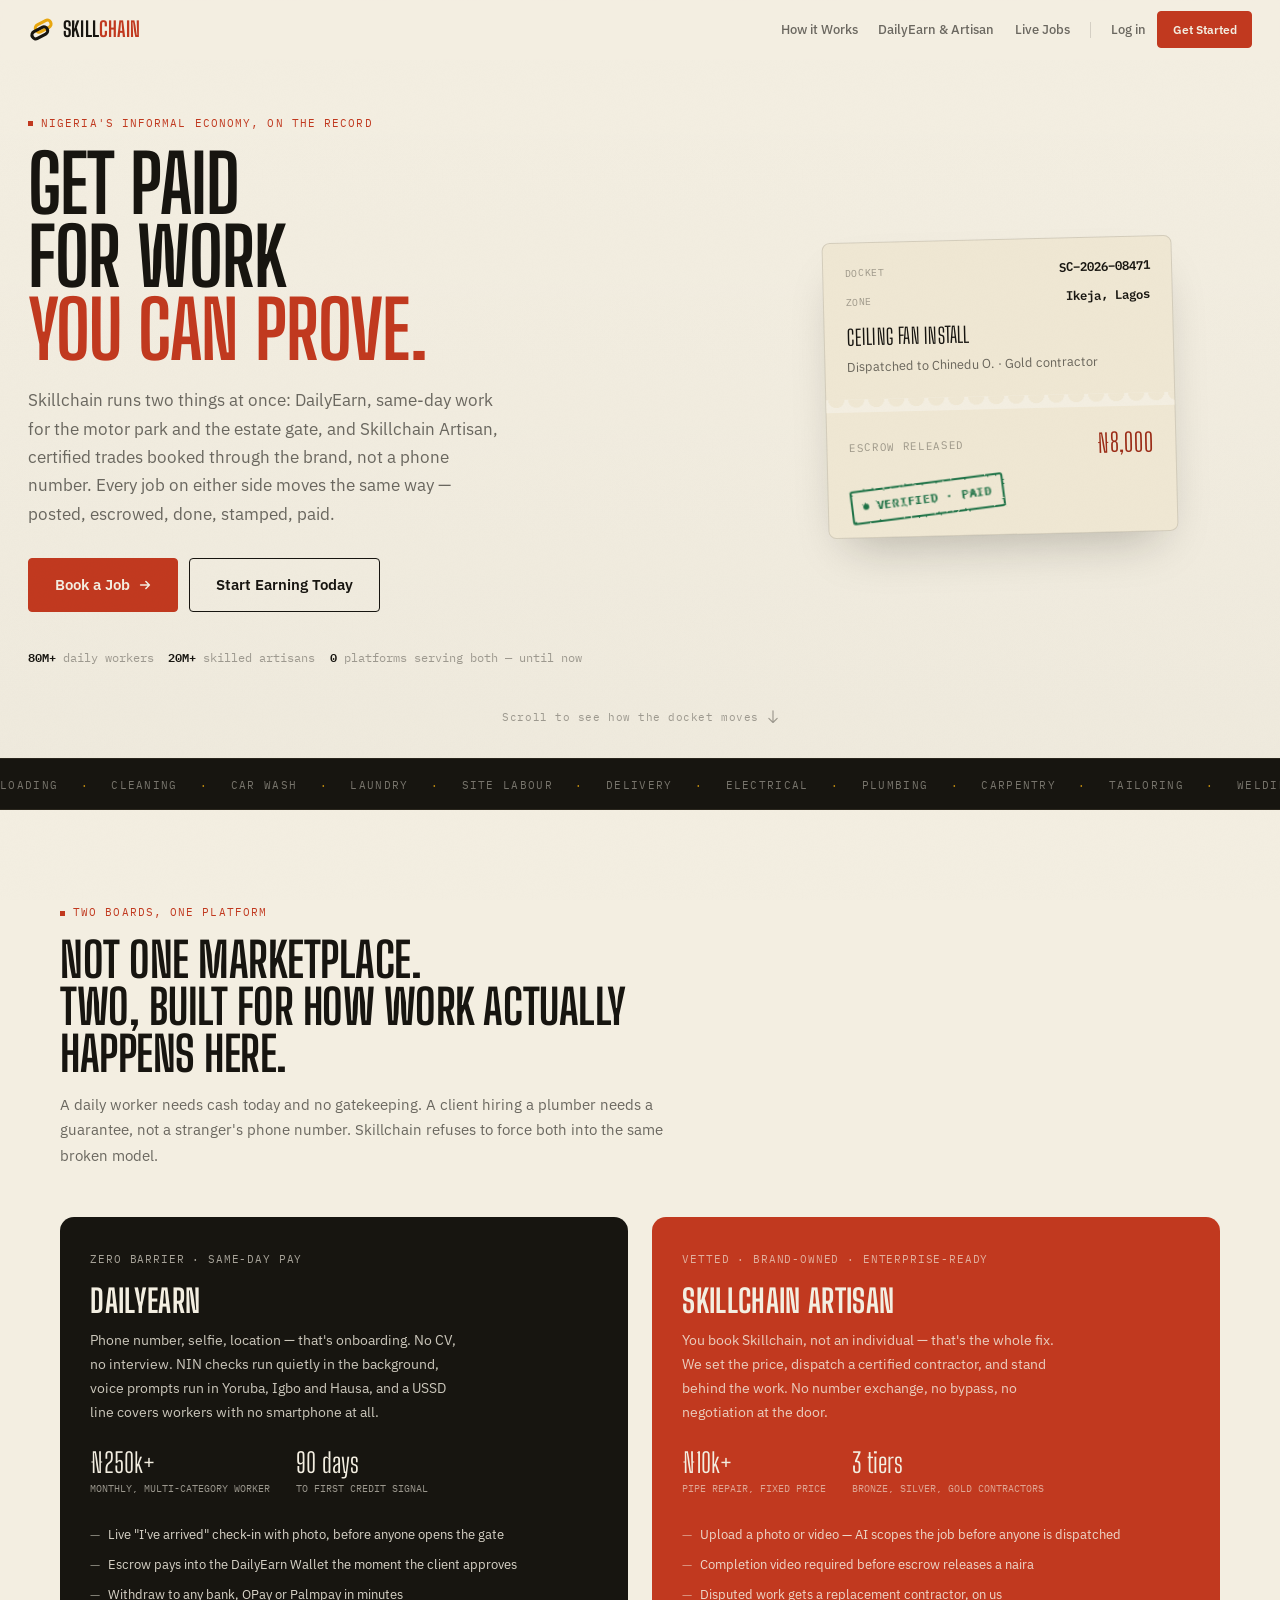
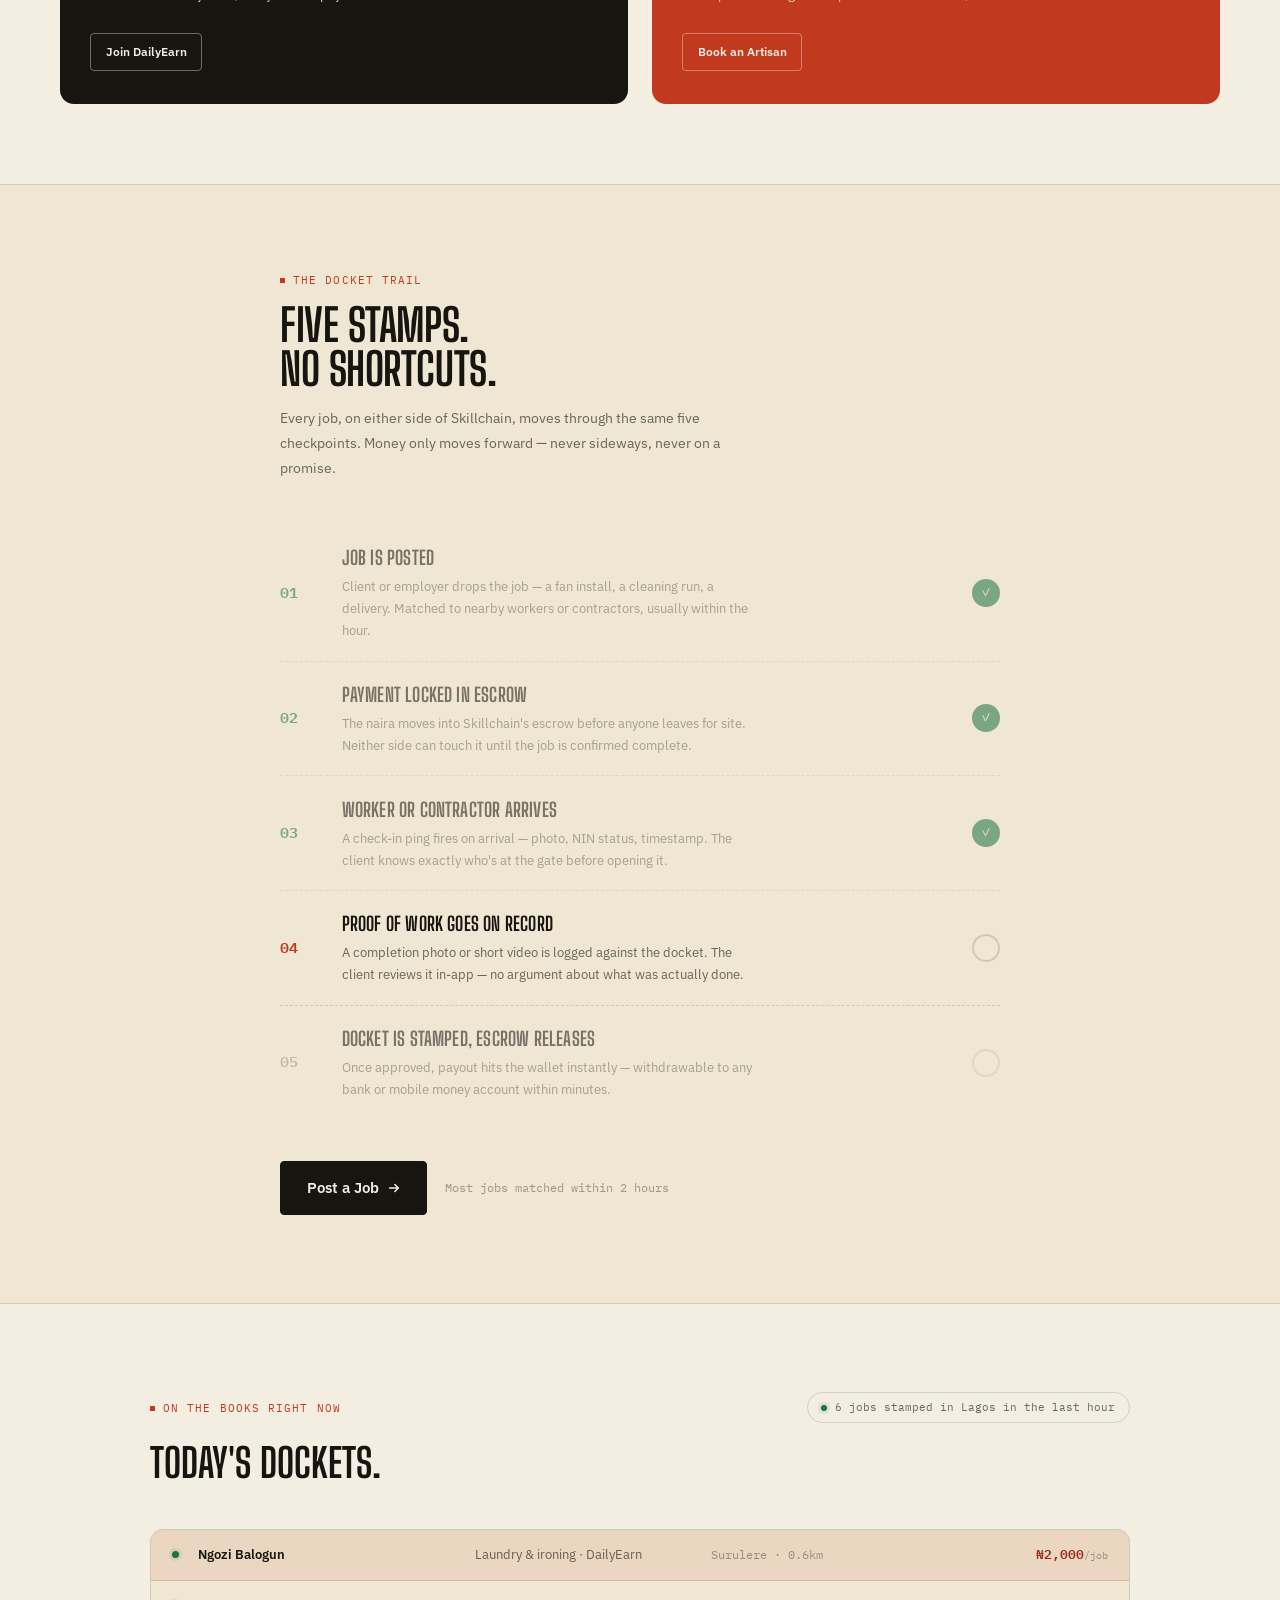
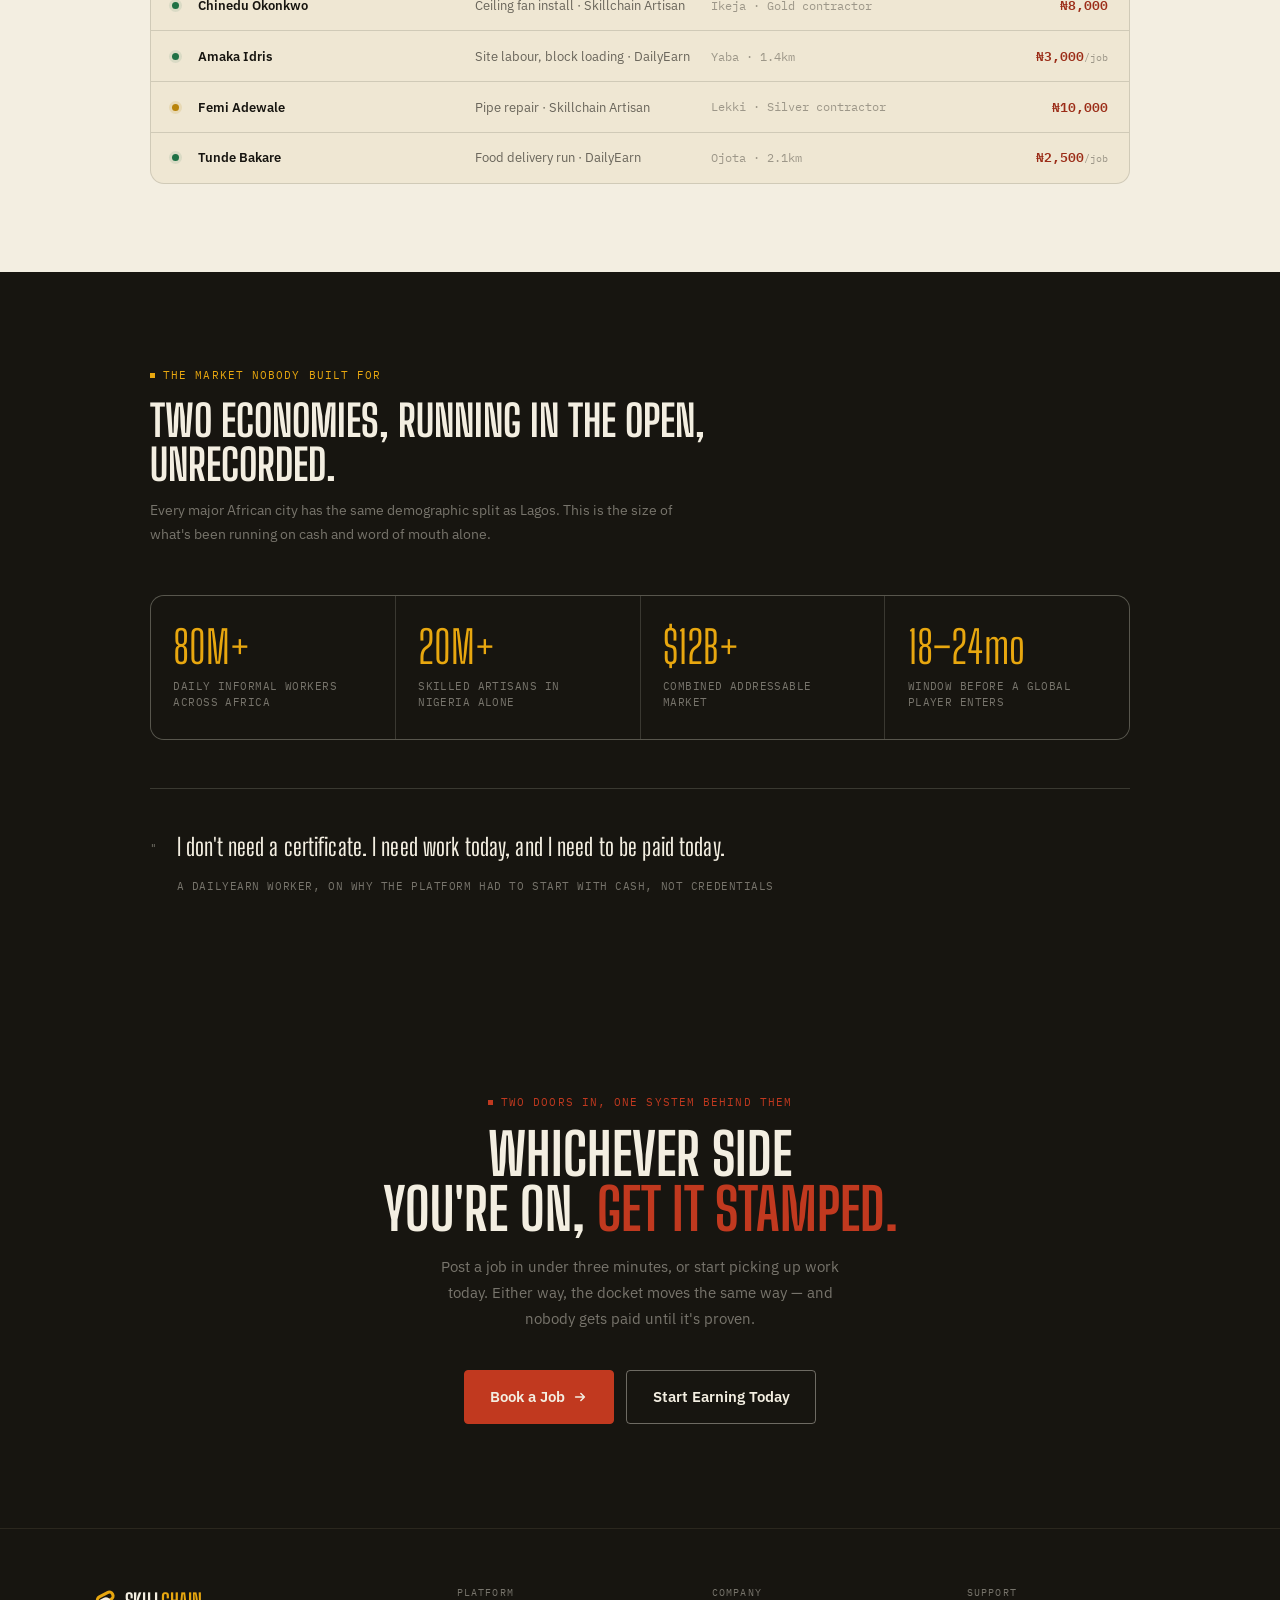
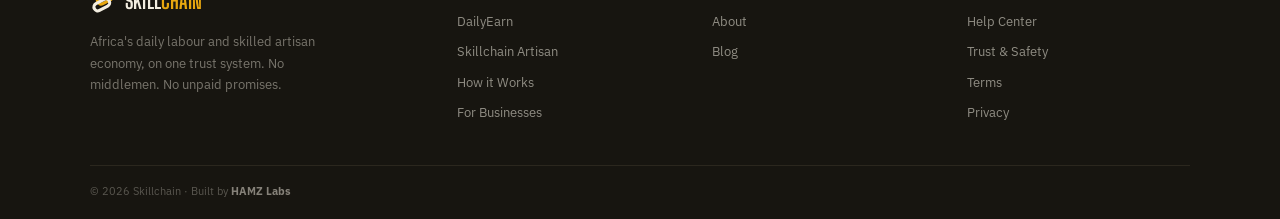
<file: index.html>
<!DOCTYPE html>
<html lang="en">
<head>
<meta charset="UTF-8">
<meta name="viewport" content="width=device-width, initial-scale=1.0">
<title>Skillchain — Book the Work. See It Stamped.</title>
<meta name="description" content="Skillchain runs Nigeria's daily labour and skilled artisan economy on one trust system: escrow-backed pay, released only when the job is proven done.">
<link rel="preconnect" href="https://fonts.googleapis.com">
<link rel="preconnect" href="https://fonts.gstatic.com" crossorigin>
<link href="https://fonts.googleapis.com/css2?family=Big+Shoulders+Display:wght@500;600;700;800&family=IBM+Plex+Sans:wght@400;500;600;700&family=IBM+Plex+Mono:wght@400;500;600;700&display=swap" rel="stylesheet">
<link rel="stylesheet" href="style.css">
<link rel="icon" type="image/svg+xml" href="/favicon.svg">
</head>
<body>

<div class="grain" aria-hidden="true"></div>

<!-- shared SVG defs: the ink-texture filter used by the stamp, and the
     Skillchain mark itself — two interlocking chain-link rings. Defined
     once, reused via <use> in the nav and footer so the logo never
     drifts out of sync. -->
<svg width="0" height="0" style="position:absolute" aria-hidden="true">
  <defs>
    <filter id="inkTexture">
      <feTurbulence type="fractalNoise" baseFrequency="0.9" numOctaves="2" result="noise" seed="7"/>
      <feDisplacementMap in="SourceGraphic" in2="noise" scale="2.2"/>
    </filter>
    <symbol id="sc-mark" viewBox="0 0 32 32">
      <rect x="8" y="7.5" width="20" height="9" rx="4.5" transform="rotate(-28 18 12)" fill="none" stroke="var(--ochre)" stroke-width="3.6"/>
      <rect x="4" y="15.5" width="20" height="9" rx="4.5" transform="rotate(-28 14 20)" fill="none" stroke="currentColor" stroke-width="3.6"/>
    </symbol>
  </defs>
</svg>

<!-- NAV -->
<nav class="nav" id="sc-nav">
  <a href="/" class="nav-logo">
    <svg class="nav-logo__mark" width="27" height="27" viewBox="0 0 32 32" aria-hidden="true"><use href="#sc-mark"/></svg>
    <span class="nav-logo__text">Skill<i>chain</i></span>
  </a>
  <div class="nav-links" id="sc-nav-links">
    <a href="#flow" class="nav-link">How it Works</a>
    <a href="#engines" class="nav-link">DailyEarn &amp; Artisan</a>
    <a href="#wall" class="nav-link">Live Jobs</a>
    <div class="nav-sep"></div>
    <a href="/login" class="nav-link">Log in</a>
    <a href="/register" class="btn btn--red btn--sm">Get Started</a>
  </div>
  <button class="nav-hamburger" id="sc-hamburger" aria-label="Open menu" aria-expanded="false" aria-controls="sc-nav-links">
    <span></span><span></span><span></span>
  </button>
</nav>

<!-- HERO -->
<section class="hero">
  <div class="hero__inner">
    <div class="hero__col">
      <span class="eyebrow">Nigeria's informal economy, on the record</span>

      <h1 class="hero__title">
        Get paid<br>
        for work<br>
        <em>you can prove.</em>
      </h1>

      <p class="hero__sub">
        Skillchain runs two things at once: DailyEarn, same-day work for the motor park and the estate gate, and Skillchain Artisan, certified trades booked through the brand, not a phone number. Every job on either side moves the same way — posted, escrowed, done, stamped, paid.
      </p>

      <div class="hero__actions">
        <a href="/register?role=client" class="btn btn--red btn--lg">
          Book a Job
          <svg class="btn__arrow" viewBox="0 0 16 16" fill="none" width="14" height="14"><path d="M3 8h10M9 4l4 4-4 4" stroke="currentColor" stroke-width="1.8" stroke-linecap="round" stroke-linejoin="round"/></svg>
        </a>
        <a href="/register?role=worker" class="btn btn--outline btn--lg">Start Earning Today</a>
      </div>

      <div class="hero__proof">
        <span class="hero__proof-line"><strong>80M+</strong> daily workers</span>
        <span class="hero__proof-line"><strong>20M+</strong> skilled artisans</span>
        <span class="hero__proof-line"><strong>0</strong> platforms serving both — until now</span>
      </div>
    </div>

    <div class="hero__col hero__col--ticket">
      <div class="docket">
        <div class="docket__top">
          <div class="docket__row">
            <span class="docket__label">Docket</span>
            <span class="docket__val">SC–2026–08471</span>
          </div>
          <div class="docket__row">
            <span class="docket__label">Zone</span>
            <span class="docket__val">Ikeja, Lagos</span>
          </div>
          <div class="docket__job">Ceiling fan install</div>
          <div class="docket__who">Dispatched to Chinedu O. · Gold contractor</div>
        </div>
        <div class="docket__perf"></div>
        <div class="docket__bottom">
          <div class="docket__amount">
            <span class="docket__amount-lbl">Escrow released</span>
            <span class="docket__amount-val">₦8,000</span>
          </div>
          <span class="stamp"><span class="stamp__dot"></span>VERIFIED · PAID</span>
        </div>
      </div>
    </div>
  </div>

  <div class="scroll-cue" aria-hidden="true">
    <span>Scroll to see how the docket moves</span>
    <svg viewBox="0 0 12 18" width="10" height="15"><path d="M6 1v14M1 10l5 5 5-5" stroke="currentColor" stroke-width="1.4" fill="none" stroke-linecap="round" stroke-linejoin="round"/></svg>
  </div>
</section>

<!-- TRADES MARQUEE -->
<div class="marquee-wrap" aria-label="Categories covered">
  <div class="marquee-track" aria-hidden="true">
    <span>LOADING</span><i>·</i><span>CLEANING</span><i>·</i><span>CAR WASH</span><i>·</i><span>LAUNDRY</span><i>·</i><span>SITE LABOUR</span><i>·</i><span>DELIVERY</span><i>·</i><span>ELECTRICAL</span><i>·</i><span>PLUMBING</span><i>·</i><span>CARPENTRY</span><i>·</i><span>TAILORING</span><i>·</i><span>WELDING</span><i>·</i>
    <span>LOADING</span><i>·</i><span>CLEANING</span><i>·</i><span>CAR WASH</span><i>·</i><span>LAUNDRY</span><i>·</i><span>SITE LABOUR</span><i>·</i><span>DELIVERY</span><i>·</i><span>ELECTRICAL</span><i>·</i><span>PLUMBING</span><i>·</i><span>CARPENTRY</span><i>·</i><span>TAILORING</span><i>·</i><span>WELDING</span><i>·</i>
  </div>
</div>

<!-- TWO ENGINES -->
<section class="engines" id="engines">
  <div class="engines__inner">
    <div class="engines__head">
      <span class="eyebrow">Two boards, one platform</span>
      <h2 class="engines__title">Not one marketplace.<br>Two, built for how work actually happens here.</h2>
      <p class="engines__sub">A daily worker needs cash today and no gatekeeping. A client hiring a plumber needs a guarantee, not a stranger's phone number. Skillchain refuses to force both into the same broken model.</p>
    </div>

    <div class="engines__grid">
      <div class="engine-board engine-board--chalk js-engine">
        <span class="engine-board__tag">Zero barrier · same-day pay</span>
        <h3 class="engine-board__title">DailyEarn</h3>
        <p class="engine-board__desc">Phone number, selfie, location — that's onboarding. No CV, no interview. NIN checks run quietly in the background, voice prompts run in Yoruba, Igbo and Hausa, and a USSD line covers workers with no smartphone at all.</p>
        <div class="engine-board__stats">
          <div><div class="engine-board__stat-val">₦250k+</div><div class="engine-board__stat-lbl">Monthly, multi-category worker</div></div>
          <div><div class="engine-board__stat-val">90 days</div><div class="engine-board__stat-lbl">To first credit signal</div></div>
        </div>
        <ul class="engine-board__list">
          <li>Live "I've arrived" check-in with photo, before anyone opens the gate</li>
          <li>Escrow pays into the DailyEarn Wallet the moment the client approves</li>
          <li>Withdraw to any bank, OPay or Palmpay in minutes</li>
        </ul>
        <a href="/register?role=worker" class="btn btn--outline-inv btn--sm">Join DailyEarn</a>
      </div>

      <div class="engine-board engine-board--sign js-engine">
        <span class="engine-board__tag">Vetted · brand-owned · enterprise-ready</span>
        <h3 class="engine-board__title">Skillchain Artisan</h3>
        <p class="engine-board__desc">You book Skillchain, not an individual — that's the whole fix. We set the price, dispatch a certified contractor, and stand behind the work. No number exchange, no bypass, no negotiation at the door.</p>
        <div class="engine-board__stats">
          <div><div class="engine-board__stat-val">₦10k+</div><div class="engine-board__stat-lbl">Pipe repair, fixed price</div></div>
          <div><div class="engine-board__stat-val">3 tiers</div><div class="engine-board__stat-lbl">Bronze, Silver, Gold contractors</div></div>
        </div>
        <ul class="engine-board__list">
          <li>Upload a photo or video — AI scopes the job before anyone is dispatched</li>
          <li>Completion video required before escrow releases a naira</li>
          <li>Disputed work gets a replacement contractor, on us</li>
        </ul>
        <a href="/register?role=client" class="btn btn--outline-inv btn--sm">Book an Artisan</a>
      </div>
    </div>
  </div>
</section>

<!-- HOW IT MOVES -->
<section class="flow" id="flow">
  <div class="flow__inner">
    <div class="flow__head">
      <span class="eyebrow">The docket trail</span>
      <h2 class="flow__title">Five stamps.<br>No shortcuts.</h2>
      <p class="flow__sub">Every job, on either side of Skillchain, moves through the same five checkpoints. Money only moves forward — never sideways, never on a promise.</p>
    </div>

    <div class="stepper">
      <div class="step js-step">
        <span class="step__num">01</span>
        <div class="step__body">
          <strong>Job is posted</strong>
          <p>Client or employer drops the job — a fan install, a cleaning run, a delivery. Matched to nearby workers or contractors, usually within the hour.</p>
        </div>
        <span class="step__mark">✓</span>
      </div>
      <div class="step js-step">
        <span class="step__num">02</span>
        <div class="step__body">
          <strong>Payment locked in escrow</strong>
          <p>The naira moves into Skillchain's escrow before anyone leaves for site. Neither side can touch it until the job is confirmed complete.</p>
        </div>
        <span class="step__mark">✓</span>
      </div>
      <div class="step js-step">
        <span class="step__num">03</span>
        <div class="step__body">
          <strong>Worker or contractor arrives</strong>
          <p>A check-in ping fires on arrival — photo, NIN status, timestamp. The client knows exactly who's at the gate before opening it.</p>
        </div>
        <span class="step__mark">✓</span>
      </div>
      <div class="step js-step">
        <span class="step__num">04</span>
        <div class="step__body">
          <strong>Proof of work goes on record</strong>
          <p>A completion photo or short video is logged against the docket. The client reviews it in-app — no argument about what was actually done.</p>
        </div>
        <span class="step__mark">✓</span>
      </div>
      <div class="step js-step">
        <span class="step__num">05</span>
        <div class="step__body">
          <strong>Docket is stamped, escrow releases</strong>
          <p>Once approved, payout hits the wallet instantly — withdrawable to any bank or mobile money account within minutes.</p>
        </div>
        <span class="step__mark">✓</span>
      </div>
    </div>

    <div class="flow__cta">
      <a href="/register" class="btn btn--ink btn--lg">
        Post a Job
        <svg class="btn__arrow" viewBox="0 0 16 16" fill="none" width="14" height="14"><path d="M3 8h10M9 4l4 4-4 4" stroke="currentColor" stroke-width="1.8" stroke-linecap="round" stroke-linejoin="round"/></svg>
      </a>
      <span class="flow__cta-note">Most jobs matched within 2 hours</span>
    </div>
  </div>
</section>

<!-- LIVE RECEIPTS WALL -->
<section class="wall" id="wall">
  <div class="wall__inner">
    <div class="wall__head">
      <div>
        <span class="eyebrow">On the books right now</span>
        <h2 class="wall__title">Today's dockets.</h2>
      </div>
      <span class="wall__ticker">
        <span class="wall__ticker-dot"></span>
        6 jobs stamped in Lagos in the last hour
      </span>
    </div>

    <div class="receipt-list">
      <div class="receipt-row js-receipt">
        <span class="receipt-row__dot receipt-row__dot--live"></span>
        <span class="receipt-row__name">Ngozi Balogun</span>
        <span class="receipt-row__what">Laundry &amp; ironing · DailyEarn</span>
        <span class="receipt-row__meta">Surulere · 0.6km</span>
        <span class="receipt-row__amt">₦2,000<em>/job</em></span>
      </div>
      <div class="receipt-row js-receipt">
        <span class="receipt-row__dot receipt-row__dot--live"></span>
        <span class="receipt-row__name">Chinedu Okonkwo</span>
        <span class="receipt-row__what">Ceiling fan install · Skillchain Artisan</span>
        <span class="receipt-row__meta">Ikeja · Gold contractor</span>
        <span class="receipt-row__amt">₦8,000</span>
      </div>
      <div class="receipt-row js-receipt">
        <span class="receipt-row__dot receipt-row__dot--live"></span>
        <span class="receipt-row__name">Amaka Idris</span>
        <span class="receipt-row__what">Site labour, block loading · DailyEarn</span>
        <span class="receipt-row__meta">Yaba · 1.4km</span>
        <span class="receipt-row__amt">₦3,000<em>/job</em></span>
      </div>
      <div class="receipt-row js-receipt">
        <span class="receipt-row__dot receipt-row__dot--away"></span>
        <span class="receipt-row__name">Femi Adewale</span>
        <span class="receipt-row__what">Pipe repair · Skillchain Artisan</span>
        <span class="receipt-row__meta">Lekki · Silver contractor</span>
        <span class="receipt-row__amt">₦10,000</span>
      </div>
      <div class="receipt-row js-receipt">
        <span class="receipt-row__dot receipt-row__dot--live"></span>
        <span class="receipt-row__name">Tunde Bakare</span>
        <span class="receipt-row__what">Food delivery run · DailyEarn</span>
        <span class="receipt-row__meta">Ojota · 2.1km</span>
        <span class="receipt-row__amt">₦2,500<em>/job</em></span>
      </div>
    </div>
  </div>
</section>

<!-- CHALKBOARD STATS -->
<section class="chalk">
  <div class="chalk__inner">
    <div class="chalk__head">
      <span class="eyebrow eyebrow--inv">The market nobody built for</span>
      <h2 class="chalk__title">Two economies, running in the open, unrecorded.</h2>
      <p class="chalk__sub">Every major African city has the same demographic split as Lagos. This is the size of what's been running on cash and word of mouth alone.</p>
    </div>

    <div class="chalk__grid">
      <div class="chalk__cell">
        <div class="chalk__val">80M+</div>
        <div class="chalk__lbl">Daily informal workers across Africa</div>
      </div>
      <div class="chalk__cell">
        <div class="chalk__val">20M+</div>
        <div class="chalk__lbl">Skilled artisans in Nigeria alone</div>
      </div>
      <div class="chalk__cell">
        <div class="chalk__val">$12B+</div>
        <div class="chalk__lbl">Combined addressable market</div>
      </div>
      <div class="chalk__cell">
        <div class="chalk__val">18–24mo</div>
        <div class="chalk__lbl">Window before a global player enters</div>
      </div>
    </div>

    <div class="chalk__quote">
      <span class="chalk__quote-mark">"</span>
      <div>
        <p>I don't need a certificate. I need work today, and I need to be paid today.</p>
        <span>A DailyEarn worker, on why the platform had to start with cash, not credentials</span>
      </div>
    </div>
  </div>
</section>

<!-- DARK CTA -->
<section class="cta">
  <div class="cta__inner">
    <span class="eyebrow">Two doors in, one system behind them</span>
    <h2 class="cta__title">Whichever side<br>you're on, <em>get it stamped.</em></h2>
    <p class="cta__sub">Post a job in under three minutes, or start picking up work today. Either way, the docket moves the same way — and nobody gets paid until it's proven.</p>
    <div class="cta__actions">
      <a href="/register?role=client" class="btn btn--red btn--lg">
        Book a Job
        <svg class="btn__arrow" viewBox="0 0 16 16" fill="none" width="14" height="14"><path d="M3 8h10M9 4l4 4-4 4" stroke="currentColor" stroke-width="1.8" stroke-linecap="round" stroke-linejoin="round"/></svg>
      </a>
      <a href="/register?role=worker" class="btn btn--outline-inv btn--lg">Start Earning Today</a>
    </div>
  </div>
</section>

<!-- FOOTER -->
<footer class="footer">
  <div class="footer__inner">
    <div class="footer__brand">
      <a href="/" class="nav-logo">
        <svg class="nav-logo__mark" width="27" height="27" viewBox="0 0 32 32" aria-hidden="true"><use href="#sc-mark"/></svg>
        <span class="nav-logo__text footer-logo-text">Skill<i>chain</i></span>
      </a>
      <p class="footer__tagline">Africa's daily labour and skilled artisan economy, on one trust system. No middlemen. No unpaid promises.</p>
    </div>
    <div class="footer__cols">
      <div class="footer__col">
        <span class="footer__col-label">Platform</span>
        <a href="/register?role=worker">DailyEarn</a>
        <a href="/register?role=client">Skillchain Artisan</a>
        <a href="#flow">How it Works</a>
        <a href="/register">For Businesses</a>
      </div>
      <div class="footer__col">
        <span class="footer__col-label">Company</span>
        <a href="https://hamzlabs.com">About</a>
        <a href="https://hamzlabs.com">Blog</a>
      </div>
      <div class="footer__col">
        <span class="footer__col-label">Support</span>
        <a href="#" id="footer-contact">Help Center</a>
        <a href="#">Trust &amp; Safety</a>
        <a href="#">Terms</a>
        <a href="#">Privacy</a>
      </div>
    </div>
  </div>
  <div class="footer__bottom">
    <span>© 2026 Skillchain · Built by <strong>HAMZ Labs</strong></span>
  </div>
</footer>

<!-- CONTACT MODAL -->
<div class="modal-overlay" id="modal-overlay">
  <div class="modal-box" id="modal-box">
    <button class="modal-close" id="modal-close" aria-label="Close">✕</button>
    <div class="modal-header">
      <h5 class="modal-title">Get in touch with <em>HAMZ Labs</em></h5>
      <p class="modal-sub">Let's build the future together.</p>
    </div>
    <form id="contact-form">
      <input type="hidden" name="access_key" value="68aac6e2-82b0-43a9-8006-17f344a8bfff">
      <div class="form-group">
        <label>Full Name</label>
        <input type="text" name="name" class="form-input" placeholder="Your name" required>
      </div>
      <div class="form-group">
        <label>Email Address</label>
        <input type="email" name="email" class="form-input" placeholder="you@example.com" required>
      </div>
      <div class="form-group">
        <label>Message</label>
        <textarea name="message" class="form-input" rows="4" placeholder="How can HAMZ Labs help?" required></textarea>
      </div>
      <div id="result" class="form-result"></div>
      <button type="submit" id="submit-btn" class="btn-submit">
        <span>Send Message</span>
        <span>→</span>
      </button>
    </form>
  </div>
</div>

<script src="script.js"></script>
</body>
</html>
</file>
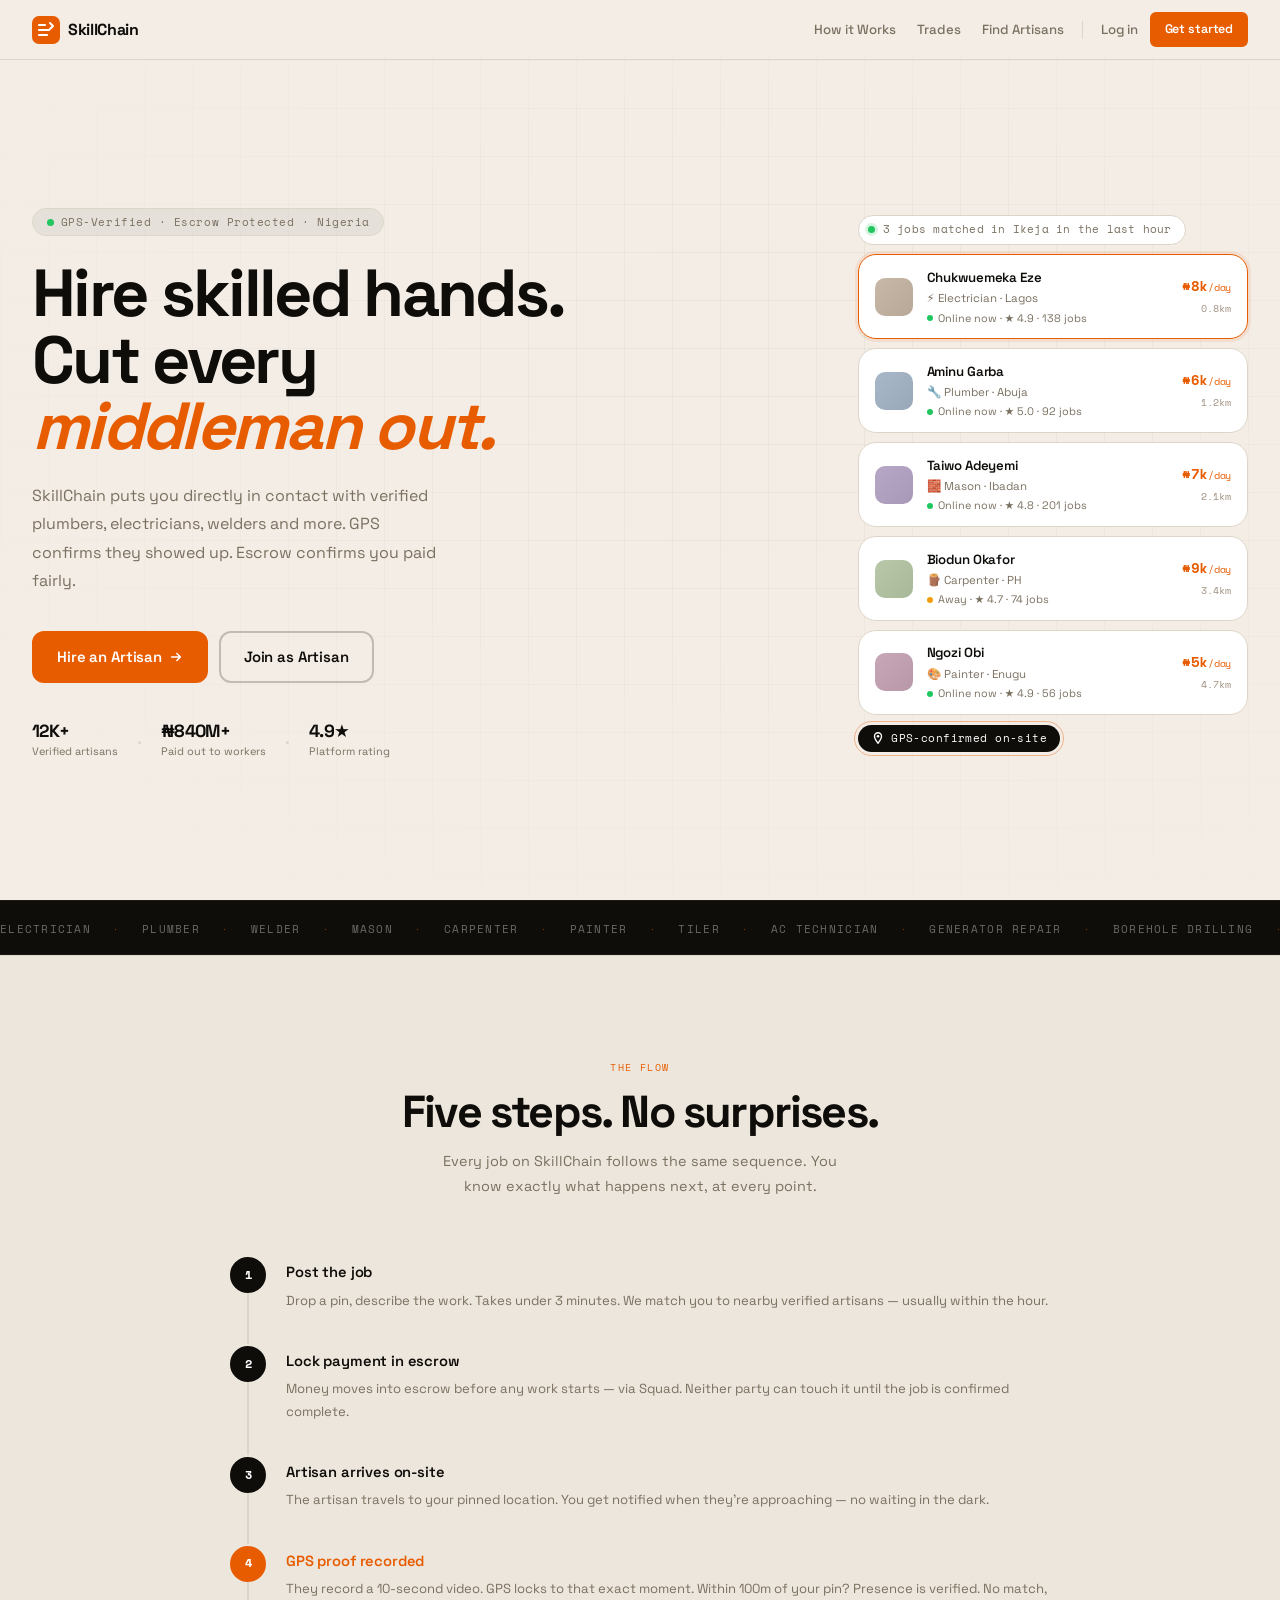
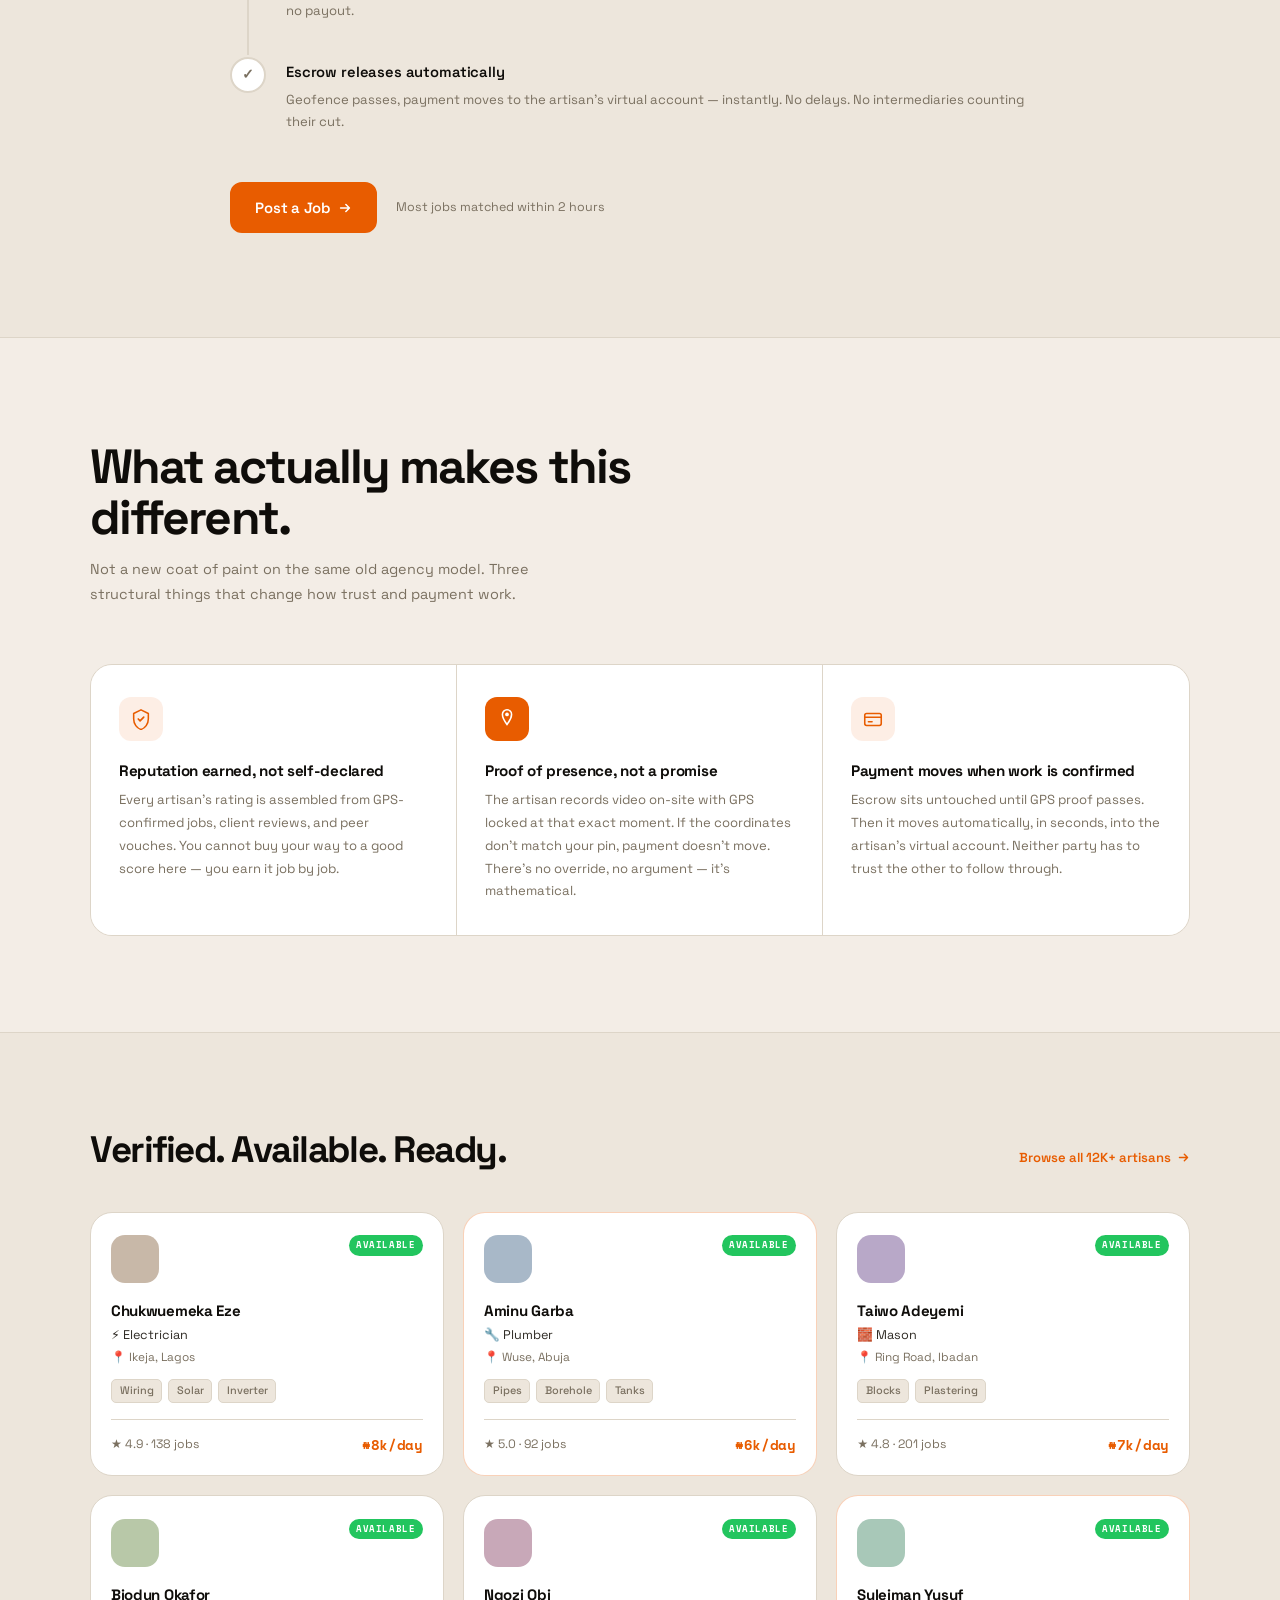
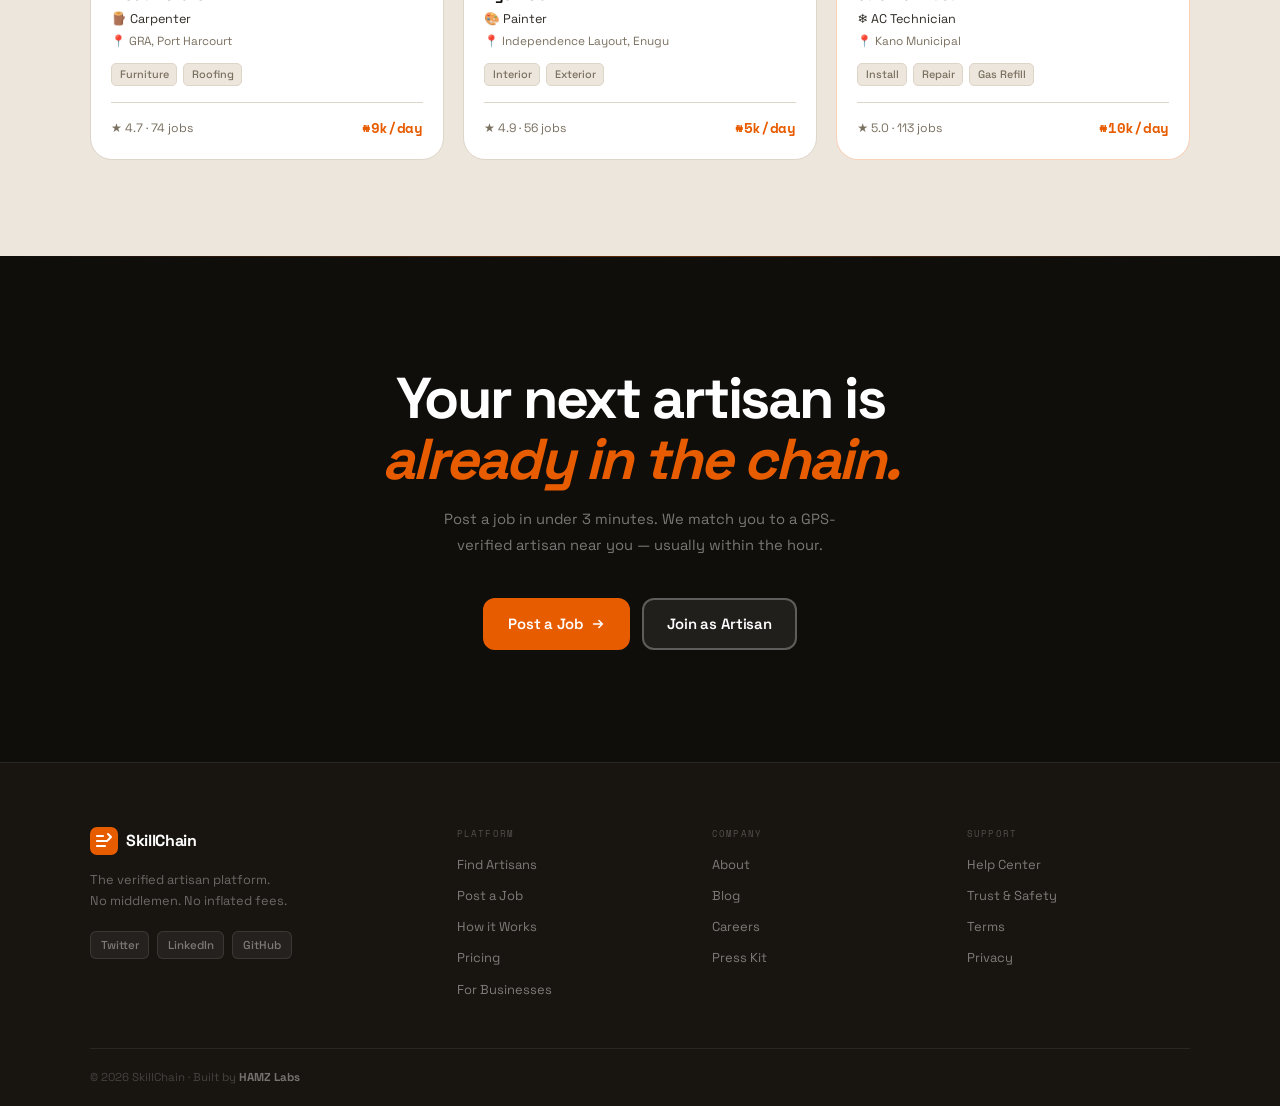
<file: base/index.html>
<!DOCTYPE html>
<html lang="en">
<head>
  <meta charset="UTF-8">
  <meta name="viewport" content="width=device-width, initial-scale=1.0">
  <title>SkillChain — Verified Artisans, Zero Middlemen</title>
  <link rel="preconnect" href="https://fonts.googleapis.com">
  <link rel="preconnect" href="https://fonts.gstatic.com" crossorigin>
  <link href="https://fonts.googleapis.com/css2?family=Space+Grotesk:wght@300;400;500;600;700&family=Space+Mono:ital,wght@0,400;0,700;1,400&display=swap" rel="stylesheet">
  <link rel="stylesheet" href="style.css">
</head>
<body>

  <!-- NAV -->
  <nav class="nav" id="sc-nav">
    <a href="/" class="nav-logo">
      <span class="nav-logo__mark">
        <svg viewBox="0 0 28 28" fill="none" xmlns="http://www.w3.org/2000/svg">
          <rect width="28" height="28" rx="7" fill="#E85C00"/>
          <path d="M7 9h6M7 14h10M7 19h8" stroke="#fff" stroke-width="2.2" stroke-linecap="round"/>
          <path d="M18 7l3 3-3 3" stroke="#fff" stroke-width="2" stroke-linecap="round" stroke-linejoin="round"/>
        </svg>
      </span>
      <span class="nav-logo__text">SkillChain</span>
    </a>
    <div class="nav-links" id="sc-nav-links">
      <a href="#how" class="nav-link">How it Works</a>
      <a href="#trades" class="nav-link">Trades</a>
      <a href="#artisans" class="nav-link">Find Artisans</a>
      <div class="nav-sep"></div>
      <a href="/login" class="nav-link">Log in</a>
      <a href="/register" class="btn btn--orange btn--sm">Get started</a>
    </div>
    <button class="nav-hamburger" id="sc-hamburger" aria-label="Open menu" aria-expanded="false" aria-controls="sc-nav-links">
      <span></span><span></span><span></span>
    </button>
  </nav>

  <!-- HERO -->
  <section class="hero">
    <div class="hero__bg-lines" aria-hidden="true"></div>

    <div class="hero__left">
      <div class="hero__badge">
        <svg viewBox="0 0 10 10" width="7" height="7"><circle cx="5" cy="5" r="5" fill="#22c55e"/></svg>
        GPS-Verified · Escrow Protected · Nigeria
      </div>

      <h1 class="hero__title">
        Hire skilled hands.<br>
        Cut every<br>
        <em class="hero__accent">middleman out.</em>
      </h1>

      <p class="hero__sub">
        SkillChain puts you directly in contact with verified plumbers, electricians, welders and more. GPS confirms they showed up. Escrow confirms you paid fairly.
      </p>

      <div class="hero__actions">
        <a href="/register?role=client" class="btn btn--orange btn--lg">
          Hire an Artisan
          <svg viewBox="0 0 16 16" fill="none" width="14" height="14"><path d="M3 8h10M9 4l4 4-4 4" stroke="currentColor" stroke-width="1.8" stroke-linecap="round" stroke-linejoin="round"/></svg>
        </a>
        <a href="/register?role=artisan" class="btn btn--outline btn--lg">
          Join as Artisan
        </a>
      </div>

      <div class="hero__trust">
        <div class="hero__trust-item">
          <span class="hero__trust-val">12K+</span>
          <span class="hero__trust-lbl">Verified artisans</span>
        </div>
        <div class="hero__trust-dot"></div>
        <div class="hero__trust-item">
          <span class="hero__trust-val">₦840M+</span>
          <span class="hero__trust-lbl">Paid out to workers</span>
        </div>
        <div class="hero__trust-dot"></div>
        <div class="hero__trust-item">
          <span class="hero__trust-val">4.9★</span>
          <span class="hero__trust-lbl">Platform rating</span>
        </div>
      </div>
    </div>

    <div class="hero__right">
      <div class="hero__card-stack">

        <!-- Live job ticker at top -->
        <div class="job-ticker">
          <div class="job-ticker__dot"></div>
          <span class="job-ticker__label">3 jobs matched in Ikeja in the last hour</span>
        </div>

        <div class="artisan-list">
          <div class="artisan-card artisan-card--active" data-index="0">
            <div class="artisan-card__avatar ac-plumber"></div>
            <div class="artisan-card__info">
              <span class="artisan-card__name">Chukwuemeka Eze</span>
              <span class="artisan-card__trade">⚡ Electrician · Lagos</span>
              <span class="artisan-card__meta">
                <span class="dot dot--green"></span>
                Online now · ★ 4.9 · 138 jobs
              </span>
            </div>
            <div class="artisan-card__aside">
              <span class="artisan-card__rate">₦8k<span>/day</span></span>
              <span class="artisan-card__dist">0.8km</span>
            </div>
          </div>
          <div class="artisan-card" data-index="1">
            <div class="artisan-card__avatar ac-welder"></div>
            <div class="artisan-card__info">
              <span class="artisan-card__name">Aminu Garba</span>
              <span class="artisan-card__trade">🔧 Plumber · Abuja</span>
              <span class="artisan-card__meta">
                <span class="dot dot--green"></span>
                Online now · ★ 5.0 · 92 jobs
              </span>
            </div>
            <div class="artisan-card__aside">
              <span class="artisan-card__rate">₦6k<span>/day</span></span>
              <span class="artisan-card__dist">1.2km</span>
            </div>
          </div>
          <div class="artisan-card" data-index="2">
            <div class="artisan-card__avatar ac-mason"></div>
            <div class="artisan-card__info">
              <span class="artisan-card__name">Taiwo Adeyemi</span>
              <span class="artisan-card__trade">🧱 Mason · Ibadan</span>
              <span class="artisan-card__meta">
                <span class="dot dot--green"></span>
                Online now · ★ 4.8 · 201 jobs
              </span>
            </div>
            <div class="artisan-card__aside">
              <span class="artisan-card__rate">₦7k<span>/day</span></span>
              <span class="artisan-card__dist">2.1km</span>
            </div>
          </div>
          <div class="artisan-card" data-index="3">
            <div class="artisan-card__avatar ac-carpenter"></div>
            <div class="artisan-card__info">
              <span class="artisan-card__name">Biodun Okafor</span>
              <span class="artisan-card__trade">🪵 Carpenter · PH</span>
              <span class="artisan-card__meta">
                <span class="dot dot--amber"></span>
                Away · ★ 4.7 · 74 jobs
              </span>
            </div>
            <div class="artisan-card__aside">
              <span class="artisan-card__rate">₦9k<span>/day</span></span>
              <span class="artisan-card__dist">3.4km</span>
            </div>
          </div>
          <div class="artisan-card" data-index="4">
            <div class="artisan-card__avatar ac-painter"></div>
            <div class="artisan-card__info">
              <span class="artisan-card__name">Ngozi Obi</span>
              <span class="artisan-card__trade">🎨 Painter · Enugu</span>
              <span class="artisan-card__meta">
                <span class="dot dot--green"></span>
                Online now · ★ 4.9 · 56 jobs
              </span>
            </div>
            <div class="artisan-card__aside">
              <span class="artisan-card__rate">₦5k<span>/day</span></span>
              <span class="artisan-card__dist">4.7km</span>
            </div>
          </div>
        </div>

        <!-- GPS proof badge that pulses -->
        <div class="proof-badge">
          <div class="proof-badge__pulse" aria-hidden="true"></div>
          <svg viewBox="0 0 16 16" fill="none" width="14" height="14"><path d="M8 2a4 4 0 0 1 4 4c0 3-4 8-4 8S4 9 4 6a4 4 0 0 1 4-4z" stroke="currentColor" stroke-width="1.5"/><circle cx="8" cy="6" r="1.5" fill="currentColor"/></svg>
          GPS-confirmed on-site
        </div>
      </div>
    </div>
  </section>

  <!-- TRADES MARQUEE -->
  <div class="marquee-wrap" aria-label="Supported trades">
    <div class="marquee-track" aria-hidden="true">
      <span>ELECTRICIAN</span><span class="mq-sep">·</span>
      <span>PLUMBER</span><span class="mq-sep">·</span>
      <span>WELDER</span><span class="mq-sep">·</span>
      <span>MASON</span><span class="mq-sep">·</span>
      <span>CARPENTER</span><span class="mq-sep">·</span>
      <span>PAINTER</span><span class="mq-sep">·</span>
      <span>TILER</span><span class="mq-sep">·</span>
      <span>AC TECHNICIAN</span><span class="mq-sep">·</span>
      <span>GENERATOR REPAIR</span><span class="mq-sep">·</span>
      <span>BOREHOLE DRILLING</span><span class="mq-sep">·</span>
      <span>ROOFING</span><span class="mq-sep">·</span>
      <span>ELECTRICIAN</span><span class="mq-sep">·</span>
      <span>PLUMBER</span><span class="mq-sep">·</span>
      <span>WELDER</span><span class="mq-sep">·</span>
      <span>MASON</span><span class="mq-sep">·</span>
      <span>CARPENTER</span><span class="mq-sep">·</span>
      <span>PAINTER</span><span class="mq-sep">·</span>
      <span>TILER</span><span class="mq-sep">·</span>
      <span>AC TECHNICIAN</span><span class="mq-sep">·</span>
      <span>GENERATOR REPAIR</span><span class="mq-sep">·</span>
    </div>
  </div>

  <!-- HOW IT WORKS — the core logic, explained honestly -->
  <section class="how-section" id="how">
    <div class="how-section__inner">
      <div class="how-head">
        <span class="eyebrow">THE FLOW</span>
        <h2 class="how-title">Five steps. No surprises.</h2>
        <p class="how-sub">Every job on SkillChain follows the same sequence. You know exactly what happens next, at every point.</p>
      </div>

      <div class="how-flow">
        <div class="how-step js-howstep">
          <div class="how-step__connector" aria-hidden="true"></div>
          <div class="how-step__num-wrap">
            <span class="how-step__num">1</span>
          </div>
          <div class="how-step__body">
            <strong>Post the job</strong>
            <p>Drop a pin, describe the work. Takes under 3 minutes. We match you to nearby verified artisans — usually within the hour.</p>
          </div>
        </div>
        <div class="how-step js-howstep">
          <div class="how-step__connector" aria-hidden="true"></div>
          <div class="how-step__num-wrap">
            <span class="how-step__num">2</span>
          </div>
          <div class="how-step__body">
            <strong>Lock payment in escrow</strong>
            <p>Money moves into escrow before any work starts — via Squad. Neither party can touch it until the job is confirmed complete.</p>
          </div>
        </div>
        <div class="how-step js-howstep">
          <div class="how-step__connector" aria-hidden="true"></div>
          <div class="how-step__num-wrap">
            <span class="how-step__num">3</span>
          </div>
          <div class="how-step__body">
            <strong>Artisan arrives on-site</strong>
            <p>The artisan travels to your pinned location. You get notified when they're approaching — no waiting in the dark.</p>
          </div>
        </div>
        <div class="how-step js-howstep">
          <div class="how-step__connector" aria-hidden="true"></div>
          <div class="how-step__num-wrap">
            <span class="how-step__num">4</span>
          </div>
          <div class="how-step__body">
            <strong>GPS proof recorded</strong>
            <p>They record a 10-second video. GPS locks to that exact moment. Within 100m of your pin? Presence is verified. No match, no payout.</p>
          </div>
        </div>
        <div class="how-step js-howstep">
          <div class="how-step__num-wrap">
            <span class="how-step__num how-step__num--done">✓</span>
          </div>
          <div class="how-step__body">
            <strong>Escrow releases automatically</strong>
            <p>Geofence passes, payment moves to the artisan's virtual account — instantly. No delays. No intermediaries counting their cut.</p>
          </div>
        </div>
      </div>

      <div class="how-cta">
        <a href="/register" class="btn btn--orange btn--lg">
          Post a Job
          <svg viewBox="0 0 16 16" fill="none" width="14" height="14"><path d="M3 8h10M9 4l4 4-4 4" stroke="currentColor" stroke-width="1.8" stroke-linecap="round" stroke-linejoin="round"/></svg>
        </a>
        <span class="how-cta__note">Most jobs matched within 2 hours</span>
      </div>
    </div>
  </section>

  <!-- WHY SKILLCHAIN — three real distinctions, no buzzword padding -->
  <section class="diff-section">
    <div class="diff-section__inner">
      <div class="diff-head">
        <h2 class="diff-title">What actually makes this different.</h2>
        <p class="diff-sub">Not a new coat of paint on the same old agency model. Three structural things that change how trust and payment work.</p>
      </div>

      <div class="diff-grid">
        <div class="diff-item js-diffitem">
          <div class="diff-item__mark">
            <svg viewBox="0 0 24 24" fill="none" width="22" height="22"><path d="M12 2L4 6v6c0 5.25 3.5 10.15 8 11.35C16.5 22.15 20 17.25 20 12V6l-8-4z" stroke="currentColor" stroke-width="1.7" stroke-linejoin="round"/><path d="M9 12l2 2 4-4" stroke="currentColor" stroke-width="1.8" stroke-linecap="round" stroke-linejoin="round"/></svg>
          </div>
          <div class="diff-item__content">
            <h3>Reputation earned, not self-declared</h3>
            <p>Every artisan's rating is assembled from GPS-confirmed jobs, client reviews, and peer vouches. You cannot buy your way to a good score here — you earn it job by job.</p>
          </div>
        </div>

        <div class="diff-item js-diffitem">
          <div class="diff-item__mark diff-item__mark--orange">
            <svg viewBox="0 0 24 24" fill="none" width="22" height="22"><path d="M12 2a5 5 0 0 1 5 5c0 4-5 11-5 11S7 11 7 7a5 5 0 0 1 5-5z" stroke="currentColor" stroke-width="1.7"/><circle cx="12" cy="7" r="2" fill="currentColor"/></svg>
          </div>
          <div class="diff-item__content">
            <h3>Proof of presence, not a promise</h3>
            <p>The artisan records video on-site with GPS locked at that exact moment. If the coordinates don't match your pin, payment doesn't move. There's no override, no argument — it's mathematical.</p>
          </div>
        </div>

        <div class="diff-item js-diffitem">
          <div class="diff-item__mark">
            <svg viewBox="0 0 24 24" fill="none" width="22" height="22"><rect x="3" y="6" width="18" height="13" rx="2" stroke="currentColor" stroke-width="1.7"/><path d="M3 10h18M7 15h4" stroke="currentColor" stroke-width="1.7" stroke-linecap="round"/></svg>
          </div>
          <div class="diff-item__content">
            <h3>Payment moves when work is confirmed</h3>
            <p>Escrow sits untouched until GPS proof passes. Then it moves automatically, in seconds, into the artisan's virtual account. Neither party has to trust the other to follow through.</p>
          </div>
        </div>
      </div>
    </div>
  </section>

  <!-- ARTISANS GRID -->
  <section class="talent-section" id="artisans">
    <div class="talent-section__inner">
      <div class="talent-head">
        <h2 class="talent-title">Verified. Available. Ready.</h2>
        <a href="/explore" class="talent-browse">
          Browse all 12K+ artisans
          <svg viewBox="0 0 16 16" fill="none" width="13" height="13"><path d="M3 8h10M9 4l4 4-4 4" stroke="currentColor" stroke-width="1.7" stroke-linecap="round" stroke-linejoin="round"/></svg>
        </a>
      </div>

      <div class="talent-grid">

        <div class="talent-card js-talentcard">
          <div class="talent-card__top">
            <div class="talent-card__avatar" style="background:#c8b8a8;"></div>
            <span class="avail-badge">AVAILABLE</span>
          </div>
          <div class="talent-card__name">Chukwuemeka Eze</div>
          <div class="talent-card__trade">⚡ Electrician</div>
          <div class="talent-card__location">📍 Ikeja, Lagos</div>
          <div class="talent-card__tags"><span>Wiring</span><span>Solar</span><span>Inverter</span></div>
          <div class="talent-card__foot">
            <span class="talent-rating">★ 4.9 · 138 jobs</span>
            <span class="talent-rate">₦8k/day</span>
          </div>
        </div>

        <div class="talent-card talent-card--featured js-talentcard">
          <div class="talent-card__top">
            <div class="talent-card__avatar" style="background:#a8b8c8;"></div>
            <span class="avail-badge">AVAILABLE</span>
          </div>
          <div class="talent-card__name">Aminu Garba</div>
          <div class="talent-card__trade">🔧 Plumber</div>
          <div class="talent-card__location">📍 Wuse, Abuja</div>
          <div class="talent-card__tags"><span>Pipes</span><span>Borehole</span><span>Tanks</span></div>
          <div class="talent-card__foot">
            <span class="talent-rating">★ 5.0 · 92 jobs</span>
            <span class="talent-rate">₦6k/day</span>
          </div>
        </div>

        <div class="talent-card js-talentcard">
          <div class="talent-card__top">
            <div class="talent-card__avatar" style="background:#b8a8c8;"></div>
            <span class="avail-badge">AVAILABLE</span>
          </div>
          <div class="talent-card__name">Taiwo Adeyemi</div>
          <div class="talent-card__trade">🧱 Mason</div>
          <div class="talent-card__location">📍 Ring Road, Ibadan</div>
          <div class="talent-card__tags"><span>Blocks</span><span>Plastering</span></div>
          <div class="talent-card__foot">
            <span class="talent-rating">★ 4.8 · 201 jobs</span>
            <span class="talent-rate">₦7k/day</span>
          </div>
        </div>

        <div class="talent-card js-talentcard">
          <div class="talent-card__top">
            <div class="talent-card__avatar" style="background:#b8c8a8;"></div>
            <span class="avail-badge">AVAILABLE</span>
          </div>
          <div class="talent-card__name">Biodun Okafor</div>
          <div class="talent-card__trade">🪵 Carpenter</div>
          <div class="talent-card__location">📍 GRA, Port Harcourt</div>
          <div class="talent-card__tags"><span>Furniture</span><span>Roofing</span></div>
          <div class="talent-card__foot">
            <span class="talent-rating">★ 4.7 · 74 jobs</span>
            <span class="talent-rate">₦9k/day</span>
          </div>
        </div>

        <div class="talent-card js-talentcard">
          <div class="talent-card__top">
            <div class="talent-card__avatar" style="background:#c8a8b8;"></div>
            <span class="avail-badge">AVAILABLE</span>
          </div>
          <div class="talent-card__name">Ngozi Obi</div>
          <div class="talent-card__trade">🎨 Painter</div>
          <div class="talent-card__location">📍 Independence Layout, Enugu</div>
          <div class="talent-card__tags"><span>Interior</span><span>Exterior</span></div>
          <div class="talent-card__foot">
            <span class="talent-rating">★ 4.9 · 56 jobs</span>
            <span class="talent-rate">₦5k/day</span>
          </div>
        </div>

        <div class="talent-card talent-card--featured js-talentcard">
          <div class="talent-card__top">
            <div class="talent-card__avatar" style="background:#a8c8b8;"></div>
            <span class="avail-badge">AVAILABLE</span>
          </div>
          <div class="talent-card__name">Suleiman Yusuf</div>
          <div class="talent-card__trade">❄️ AC Technician</div>
          <div class="talent-card__location">📍 Kano Municipal</div>
          <div class="talent-card__tags"><span>Install</span><span>Repair</span><span>Gas Refill</span></div>
          <div class="talent-card__foot">
            <span class="talent-rating">★ 5.0 · 113 jobs</span>
            <span class="talent-rate">₦10k/day</span>
          </div>
        </div>

      </div>
    </div>
  </section>

  <!-- DARK CTA -->
  <section class="cta-dark">
    <div class="cta-dark__inner">
      <h2 class="cta-dark__title">
        Your next artisan is<br>
        <em class="cta-dark__accent">already in the chain.</em>
      </h2>
      <p class="cta-dark__sub">Post a job in under 3 minutes. We match you to a GPS-verified artisan near you — usually within the hour.</p>
      <div class="cta-dark__actions">
        <a href="/register" class="btn btn--orange btn--lg">
          Post a Job
          <svg viewBox="0 0 16 16" fill="none" width="14" height="14"><path d="M3 8h10M9 4l4 4-4 4" stroke="currentColor" stroke-width="1.8" stroke-linecap="round" stroke-linejoin="round"/></svg>
        </a>
        <a href="/register?role=artisan" class="btn btn--dark-outline btn--lg">Join as Artisan</a>
      </div>
    </div>
  </section>

  <!-- FOOTER -->
  <footer class="footer">
    <div class="footer__inner">
      <div class="footer__brand">
        <a href="/" class="nav-logo">
          <span class="nav-logo__mark">
            <svg viewBox="0 0 28 28" fill="none"><rect width="28" height="28" rx="7" fill="#E85C00"/><path d="M7 9h6M7 14h10M7 19h8" stroke="#fff" stroke-width="2.2" stroke-linecap="round"/><path d="M18 7l3 3-3 3" stroke="#fff" stroke-width="2" stroke-linecap="round" stroke-linejoin="round"/></svg>
          </span>
          <span class="nav-logo__text footer-logo-text">SkillChain</span>
        </a>
        <p class="footer__tagline">The verified artisan platform.<br>No middlemen. No inflated fees.</p>
        <div class="footer__social">
          <a href="#" class="footer__social-pill">Twitter</a>
          <a href="#" class="footer__social-pill">LinkedIn</a>
          <a href="#" class="footer__social-pill">GitHub</a>
        </div>
      </div>
      <div class="footer__cols">
        <div class="footer__col">
          <span class="footer__col-label">PLATFORM</span>
          <a href="#">Find Artisans</a>
          <a href="#">Post a Job</a>
          <a href="#">How it Works</a>
          <a href="#">Pricing</a>
          <a href="#">For Businesses</a>
        </div>
        <div class="footer__col">
          <span class="footer__col-label">COMPANY</span>
          <a href="#">About</a>
          <a href="#">Blog</a>
          <a href="#">Careers</a>
          <a href="#">Press Kit</a>
        </div>
        <div class="footer__col">
          <span class="footer__col-label">SUPPORT</span>
          <a href="#">Help Center</a>
          <a href="#">Trust & Safety</a>
          <a href="#">Terms</a>
          <a href="#">Privacy</a>
        </div>
      </div>
    </div>
    <div class="footer__bottom">
      <span>© 2026 SkillChain · Built by <strong>HAMZ Labs</strong></span>
    </div>
  </footer>

  <script src="script.js"></script>
</body>
</html>
</file>
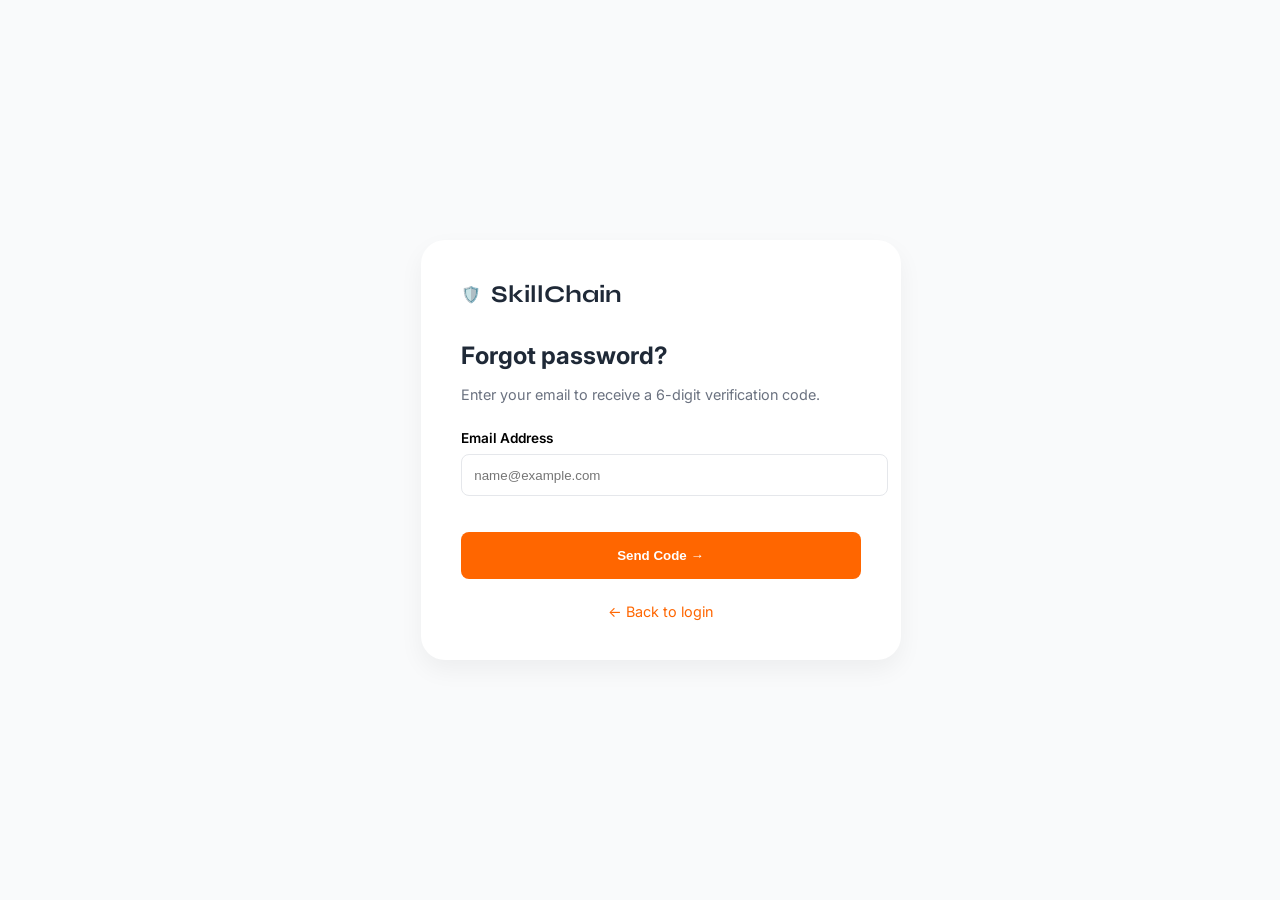
<file: forgot_password/index.html>
<!DOCTYPE html>
<html lang="en">
<head>
    <meta charset="UTF-8">
    <meta name="viewport" content="width=device-width, initial-scale=1.0">
    <title>Reset Password — SkillChain</title>
    <link rel="icon" type="image/svg+xml" href="/favicon.svg">
    <link href="https://fonts.googleapis.com/css2?family=Inter:wght@400;600;700&family=Syne:wght@700&display=swap" rel="stylesheet">
    <link rel="stylesheet" href="/forgot_password/style.css">
</head>
<body>
    <main class="auth-container">
        <div class="auth-card">
            <div class="brand">
                <span class="logo-icon">🛡️</span>
                <span class="logo-text">SkillChain</span>
            </div>

            <div id="step-1" class="form-step active">
                <h1>Forgot password?</h1>
                <p>Enter your email to receive a 6-digit verification code.</p>
                <div class="input-group">
                    <label>Email Address</label>
                    <input type="email" id="reset-email" placeholder="name@example.com">
                </div>
                <button class="btn-primary" id="btn-send-code">Send Code →</button>
            </div>

            <div id="step-2" class="form-step">
                <h1>Verify Code</h1>
                <p>We sent a code to <strong id="display-email"></strong>. It expires in 5 minutes.</p>
                <div class="input-group">
                    <label>6-Digit Token</label>
                    <input type="text" id="reset-token" maxlength="6" placeholder="000000" style="letter-spacing: 10px; text-align: center; font-size: 1.5rem;">
                </div>
                <button class="btn-primary" id="btn-verify-token">Verify Token →</button>
            </div>

            <div id="step-3" class="form-step">
                <h1>New Password</h1>
                <p>Create a strong password to secure your account.</p>
                <div class="input-group">
                    <label>New Password</label>
                    <input type="password" id="new-password" placeholder="••••••••">
                </div>
                <div class="input-group">
                    <label>Confirm Password</label>
                    <input type="password" id="confirm-password" placeholder="••••••••">
                </div>
                <button class="btn-primary" id="btn-finish-reset">Reset Password →</button>
            </div>

            <a href="/login" class="back-link">← Back to login</a>
        </div>
    </main>
    <script src="/forgot_password/script.js"></script>
</body>
</html>
</file>
<file: style.css>
/* ═══════════════════════════════════════════════════
   SKILLCHAIN — Landing Page
   Display: Big Shoulders Display · Body: IBM Plex Sans · Data: IBM Plex Mono
   Concept: the job docket & the rubber stamp — not a chain.
   Every trust claim on this page is proven the way trust is
   actually proven here: something gets written down, then stamped.
═══════════════════════════════════════════════════ */

:root {
  --board:      #171510;
  --board-2:    #211E17;
  --board-3:    #2B271E;

  --plaster:    #F3EEE1;
  --plaster-2:  #EAE2CC;
  --paper:      #EFE7D3;
  --paper-dark: #E3D9BE;

  --ink:        #171510;
  --ink-soft:   rgba(23,21,16,0.62);
  --ink-faint:  rgba(23,21,16,0.38);
  --ink-inv:    rgba(243,238,225,0.72);
  --ink-inv-2:  rgba(243,238,225,0.44);

  --red:        #C1391F;
  --red-deep:   #9B2C17;
  --red-tint:   rgba(193,57,31,0.1);

  --ochre:      #E8A70F;
  --ochre-deep: #B9840A;

  --green:      #1E7145;
  --green-tint: rgba(30,113,69,0.1);

  --denim:      #2B4A66;

  --line:       rgba(23,21,16,0.14);
  --line-inv:   rgba(243,238,225,0.16);

  --f-display: 'Big Shoulders Display', 'Arial Narrow', sans-serif;
  --f-body:    'IBM Plex Sans', system-ui, sans-serif;
  --f-mono:    'IBM Plex Mono', monospace;

  --r-s: 4px; --r-m: 8px; --r-l: 14px;
  --nav-h: 60px;
  --eout: cubic-bezier(.16,1,.3,1);
  --t: 0.18s;
}

*, *::before, *::after { box-sizing: border-box; margin: 0; padding: 0; }
html { scroll-behavior: smooth; }
body {
  background: var(--plaster);
  color: var(--ink);
  font-family: var(--f-body);
  line-height: 1.6;
  -webkit-font-smoothing: antialiased;
  overflow-x: hidden;
}
a { color: inherit; text-decoration: none; }
ul, ol { list-style: none; }
button { cursor: pointer; font-family: inherit; border: none; background: none; }

/* faint plaster grain — cheap CSS noise, no image download */
.grain {
  position: fixed; inset: 0; z-index: 1; pointer-events: none;
  opacity: 0.4; mix-blend-mode: multiply;
  background-image: url("data:image/svg+xml,%3Csvg xmlns='http://www.w3.org/2000/svg' width='90' height='90'%3E%3Cfilter id='n'%3E%3CfeTurbulence type='fractalNoise' baseFrequency='0.85' numOctaves='2' stitchTiles='stitch'/%3E%3C/filter%3E%3Crect width='100%25' height='100%25' filter='url(%23n)' opacity='0.04'/%3E%3C/svg%3E");
}

.eyebrow {
  display: inline-flex; align-items: center; gap: 0.5rem;
  font-family: var(--f-mono); font-size: 0.68rem; letter-spacing: 0.1em;
  color: var(--red); text-transform: uppercase; margin-bottom: 0.9rem;
}
.eyebrow::before { content: ''; width: 5px; height: 5px; background: var(--red); flex-shrink: 0; }
.eyebrow--inv { color: var(--ochre); }
.eyebrow--inv::before { background: var(--ochre); }

/* ── Buttons ── */
.btn {
  display: inline-flex; align-items: center; gap: 0.5rem;
  font-family: var(--f-body); font-weight: 600; font-size: 0.88rem;
  padding: 0.75rem 1.3rem; border-radius: var(--r-s);
  border: 1.5px solid transparent;
  transition: background var(--t), border-color var(--t), color var(--t), transform 0.15s var(--eout);
  white-space: nowrap;
}
.btn--red { background: var(--red); color: var(--plaster); border-color: var(--red); }
.btn--red:hover { background: var(--red-deep); border-color: var(--red-deep); transform: translateY(-1px); }
.btn--ink { background: var(--ink); color: var(--plaster); border-color: var(--ink); }
.btn--ink:hover { background: var(--board-2); transform: translateY(-1px); }
.btn--outline { background: transparent; color: var(--ink); border-color: var(--ink); }
.btn--outline:hover { background: var(--ink); color: var(--plaster); }
.btn--outline-inv { background: transparent; color: var(--plaster); border-color: rgba(243,238,225,0.4); }
.btn--outline-inv:hover { border-color: var(--plaster); background: rgba(243,238,225,0.08); }
.btn--sm { padding: 0.48rem 0.9rem; font-size: 0.78rem; }
.btn--lg { padding: 0.88rem 1.6rem; font-size: 0.94rem; }
.btn__arrow { transition: transform 0.15s ease; }
.btn:hover .btn__arrow { transform: translateX(3px); }

/* ── Nav ── */
.nav {
  position: sticky; top: 0; z-index: 200;
  background: rgba(243,238,225,0.9);
  backdrop-filter: blur(10px);
  border-bottom: 1px solid transparent;
  height: var(--nav-h); padding: 0 1.75rem;
  display: flex; align-items: center; justify-content: space-between;
  transition: border-color var(--t), box-shadow var(--t);
}
.nav.scrolled { border-bottom-color: var(--line); box-shadow: 0 2px 14px rgba(23,21,16,0.05); }

.nav-logo { display: flex; align-items: center; gap: 0.5rem; z-index: 201; }
.nav-logo__mark { flex-shrink: 0; color: var(--ink); }
.footer__brand .nav-logo__mark { color: var(--plaster); }
.nav-logo__text { font-family: var(--f-display); font-weight: 700; font-size: 1.3rem; color: var(--ink); letter-spacing: 0.01em; text-transform: uppercase; }
.nav-logo__text i { font-style: normal; color: var(--red); }
.footer-logo-text { color: var(--plaster); }
.footer-logo-text i { color: var(--ochre); font-style: normal; }

.nav-links { display: flex; align-items: center; gap: 0.1rem; }
.nav-sep { width: 1px; height: 16px; background: var(--line); margin: 0 0.55rem; }
.nav-link { font-size: 0.84rem; font-weight: 500; color: var(--ink-soft); padding: 0.4rem 0.6rem; border-radius: var(--r-s); transition: color var(--t), background var(--t); }
.nav-link:hover { color: var(--ink); background: rgba(23,21,16,0.05); }

.nav-hamburger { display: none; flex-direction: column; gap: 5px; padding: 6px; z-index: 201; }
.nav-hamburger span { display: block; width: 20px; height: 2px; background: var(--ink); transition: 0.24s ease; }
.nav-hamburger.open span:nth-child(1) { transform: translateY(7px) rotate(45deg); }
.nav-hamburger.open span:nth-child(2) { opacity: 0; }
.nav-hamburger.open span:nth-child(3) { transform: translateY(-7px) rotate(-45deg); }

/* ═══════════════════════════════
   HERO — the docket
═══════════════════════════════ */
.hero {
  position: relative;
  padding: 3rem 1.75rem 2rem;
  background:
    linear-gradient(180deg, transparent 0%, rgba(23,21,16,0.02) 100%);
}
.hero__inner {
  max-width: 1240px; width: 100%; margin: 0 auto;
  display: grid; grid-template-columns: 1.15fr 0.85fr;
  gap: 2.5rem; align-items: center;
}
.hero__title {
  font-family: var(--f-display); font-weight: 700;
  font-size: clamp(2.9rem, 6.2vw, 5.2rem);
  line-height: 0.92; letter-spacing: -0.01em; text-transform: uppercase;
  color: var(--ink); margin-bottom: 1.3rem;
}
.hero__title em { font-style: normal; color: var(--red); }
.hero__sub {
  font-size: clamp(0.95rem, 1.3vw, 1.05rem);
  color: var(--ink-soft); max-width: 480px; line-height: 1.7;
  margin-bottom: 1.9rem;
}
.hero__actions { display: flex; gap: 0.7rem; flex-wrap: wrap; margin-bottom: 2.2rem; }
.hero__proof { display: flex; align-items: center; gap: 0.9rem; }
.hero__proof-line { font-family: var(--f-mono); font-size: 0.72rem; color: var(--ink-faint); }
.hero__proof-line strong { color: var(--ink); font-weight: 600; }

/* the ticket */
.hero__col--ticket { display: flex; justify-content: center; }
.docket {
  width: 100%; max-width: 350px;
  background: var(--paper);
  border: 1px solid rgba(23,21,16,0.12);
  border-radius: var(--r-m);
  box-shadow: 0 24px 50px -20px rgba(23,21,16,0.28);
  position: relative;
  transform: rotate(-1.4deg);
}
.docket__top { padding: 1.2rem 1.35rem 0.9rem; }
.docket__row { display: flex; justify-content: space-between; align-items: baseline; margin-bottom: 0.55rem; }
.docket__label { font-family: var(--f-mono); font-size: 0.62rem; letter-spacing: 0.06em; color: var(--ink-faint); text-transform: uppercase; }
.docket__val { font-family: var(--f-mono); font-size: 0.78rem; font-weight: 600; color: var(--ink); text-align: right; }
.docket__job { font-family: var(--f-display); font-size: 1.35rem; text-transform: uppercase; color: var(--ink); letter-spacing: 0.01em; margin-bottom: 0.2rem; }
.docket__who { font-size: 0.8rem; color: var(--ink-soft); }

.docket__perf {
  height: 13px;
  background: radial-gradient(circle at 10px 0, transparent 8px, var(--plaster) 8px) repeat-x;
  background-size: 20px 20px;
  margin-top: 0.4rem;
}

.docket__bottom { padding: 1rem 1.35rem 1.3rem; position: relative; overflow: hidden; }
.docket__amount { display: flex; justify-content: space-between; align-items: center; margin-bottom: 0.9rem; }
.docket__amount-lbl { font-family: var(--f-mono); font-size: 0.68rem; color: var(--ink-faint); text-transform: uppercase; letter-spacing: 0.06em; }
.docket__amount-val { font-family: var(--f-display); font-size: 1.6rem; color: var(--red-deep); }

.stamp {
  display: inline-flex; align-items: center; gap: 0.45rem;
  font-family: var(--f-mono); font-size: 0.78rem; font-weight: 700; letter-spacing: 0.06em;
  color: var(--green); border: 2.5px solid var(--green);
  padding: 0.3rem 0.65rem; border-radius: 3px;
  transform: rotate(-6deg) scale(0);
  opacity: 0;
  animation: stampdown 0.42s 0.9s cubic-bezier(.2,1.4,.5,1) forwards;
  filter: url(#inkTexture);
}
.stamp__dot { width: 6px; height: 6px; border-radius: 50%; background: var(--green); flex-shrink: 0; }
@keyframes stampdown {
  0% { opacity: 0; transform: rotate(-6deg) scale(2.2); }
  60% { opacity: 1; }
  100% { opacity: 1; transform: rotate(-6deg) scale(1); }
}

.scroll-cue {
  display: flex; align-items: center; gap: 0.55rem; justify-content: center;
  margin: 2.6rem auto 0;
  font-family: var(--f-mono); font-size: 0.68rem; letter-spacing: 0.05em;
  color: var(--ink-faint);
}
.scroll-cue svg { animation: bob 1.8s ease-in-out infinite; }
@keyframes bob { 0%, 100% { transform: translateY(0); } 50% { transform: translateY(4px); } }

/* ── Trades marquee ── */
.marquee-wrap {
  overflow: hidden; background: var(--ink);
  padding: 0.75rem 0; white-space: nowrap; user-select: none;
  border-top: 1px solid var(--board-3); border-bottom: 1px solid var(--board-3);
}
.marquee-track {
  display: inline-flex; align-items: center; gap: 1.4rem;
  animation: marquee 32s linear infinite;
  font-family: var(--f-mono); font-size: 0.68rem;
  letter-spacing: 0.12em; color: var(--ink-inv-2); text-transform: uppercase;
}
.marquee-track i { color: var(--ochre); font-style: normal; opacity: 0.8; }
@keyframes marquee { from { transform: translateX(0); } to { transform: translateX(-50%); } }

/* ═══════════════════════════════
   TWO ENGINES — the fork
═══════════════════════════════ */
.engines { padding: 5.5rem 1.75rem 5rem; }
.engines__inner { max-width: 1160px; margin: 0 auto; }
.engines__head { max-width: 620px; margin-bottom: 3rem; }
.engines__title {
  font-family: var(--f-display); font-weight: 700;
  font-size: clamp(2rem, 4.2vw, 3rem); text-transform: uppercase;
  letter-spacing: -0.01em; line-height: 0.98; color: var(--ink); margin-bottom: 0.9rem;
}
.engines__sub { font-size: 0.92rem; color: var(--ink-soft); line-height: 1.75; }

.engines__grid { display: grid; grid-template-columns: 1fr 1fr; gap: 1.5rem; }
.engine-board {
  border-radius: var(--r-l); padding: 2.1rem 1.9rem;
  position: relative; overflow: hidden;
}
.engine-board--chalk { background: var(--board); color: var(--plaster); }
.engine-board--sign { background: var(--red); color: var(--plaster); }

.engine-board__tag {
  font-family: var(--f-mono); font-size: 0.66rem; letter-spacing: 0.08em;
  text-transform: uppercase; opacity: 0.65; margin-bottom: 1.1rem; display: block;
}
.engine-board__title {
  font-family: var(--f-display); font-weight: 700; font-size: 2rem;
  text-transform: uppercase; letter-spacing: 0.01em; margin-bottom: 0.7rem; line-height: 1;
}
.engine-board__desc { font-size: 0.86rem; line-height: 1.75; opacity: 0.82; margin-bottom: 1.5rem; max-width: 380px; }

.engine-board__stats { display: flex; gap: 1.6rem; margin-bottom: 1.7rem; flex-wrap: wrap; }
.engine-board__stat-val { font-family: var(--f-display); font-size: 1.7rem; line-height: 1; }
.engine-board__stat-lbl { font-family: var(--f-mono); font-size: 0.64rem; opacity: 0.6; text-transform: uppercase; margin-top: 0.3rem; }

.engine-board__list { display: flex; flex-direction: column; gap: 0.55rem; margin-bottom: 1.8rem; }
.engine-board__list li { font-size: 0.82rem; opacity: 0.88; display: flex; align-items: baseline; gap: 0.5rem; }
.engine-board__list li::before { content: '—'; opacity: 0.55; flex-shrink: 0; }

/* ═══════════════════════════════
   HOW IT MOVES — ticket stepper
═══════════════════════════════ */
.flow { padding: 5rem 1.75rem 5.5rem; background: var(--paper); border-top: 1px solid var(--line); border-bottom: 1px solid var(--line); }
.flow__inner { max-width: 720px; margin: 0 auto; }
.flow__head { margin-bottom: 2.8rem; }
.flow__title {
  font-family: var(--f-display); font-weight: 700;
  font-size: clamp(2rem, 4vw, 2.8rem); text-transform: uppercase;
  letter-spacing: -0.01em; color: var(--ink); margin-bottom: 0.8rem; line-height: 0.98;
}
.flow__sub { font-size: 0.9rem; color: var(--ink-soft); line-height: 1.75; max-width: 440px; }

.stepper { display: flex; flex-direction: column; }
.step {
  display: grid; grid-template-columns: 44px 1fr auto; align-items: center; gap: 1.1rem;
  padding: 1.15rem 0; border-bottom: 1px dashed var(--line);
  transition: opacity 0.3s ease;
  opacity: 0.55;
}
.step:last-child { border-bottom: none; }
.step.is-active { opacity: 1; }
.step__num {
  font-family: var(--f-mono); font-weight: 600; font-size: 0.95rem;
  color: var(--ink-faint); transition: color 0.3s ease;
}
.step.is-active .step__num { color: var(--red); }
.step.is-done .step__num { color: var(--green); }
.step__body strong {
  display: block; font-family: var(--f-display); font-weight: 700;
  font-size: 1.2rem; text-transform: uppercase; color: var(--ink); margin-bottom: 0.15rem; letter-spacing: 0.01em;
}
.step__body p { font-size: 0.83rem; color: var(--ink-soft); line-height: 1.65; max-width: 420px; }
.step__mark {
  width: 28px; height: 28px; border-radius: 50%; border: 2px solid var(--line);
  display: flex; align-items: center; justify-content: center;
  font-size: 0.7rem; color: transparent; transition: all 0.3s var(--eout);
}
.step.is-done .step__mark { border-color: var(--green); background: var(--green); color: var(--paper); }

.flow__cta { display: flex; align-items: center; gap: 1.1rem; margin-top: 2.6rem; flex-wrap: wrap; }
.flow__cta-note { font-family: var(--f-mono); font-size: 0.72rem; color: var(--ink-faint); }

/* ═══════════════════════════════
   RECEIPTS WALL — live jobs
═══════════════════════════════ */
.wall { padding: 5.5rem 1.75rem; }
.wall__inner { max-width: 980px; margin: 0 auto; }
.wall__head { display: flex; align-items: baseline; justify-content: space-between; gap: 1rem; flex-wrap: wrap; margin-bottom: 2.1rem; }
.wall__title { font-family: var(--f-display); font-weight: 700; font-size: clamp(1.8rem, 3.2vw, 2.5rem); text-transform: uppercase; color: var(--ink); }
.wall__ticker {
  display: inline-flex; align-items: center; gap: 0.5rem;
  font-family: var(--f-mono); font-size: 0.7rem; color: var(--ink-soft);
  border: 1px solid var(--line); border-radius: 999px; padding: 0.35rem 0.85rem;
}
.wall__ticker-dot { width: 6px; height: 6px; border-radius: 50%; background: var(--green); box-shadow: 0 0 0 3px var(--green-tint); animation: pulse 2.2s ease-in-out infinite; }
@keyframes pulse { 0%, 100% { box-shadow: 0 0 0 3px var(--green-tint); } 50% { box-shadow: 0 0 0 6px transparent; } }

.receipt-list { border: 1px solid var(--line); border-radius: var(--r-l); overflow: hidden; background: var(--paper); }
.receipt-row {
  display: grid; grid-template-columns: 10px 1.3fr 1.1fr 1fr 0.9fr; align-items: center; gap: 1rem;
  padding: 0.9rem 1.3rem; border-bottom: 1px solid var(--line);
  font-size: 0.82rem; transition: background 0.25s ease;
}
.receipt-row:last-child { border-bottom: none; }
.receipt-row.is-active { background: var(--red-tint); }
.receipt-row__dot { width: 7px; height: 7px; border-radius: 50%; }
.receipt-row__dot--live { background: var(--green); box-shadow: 0 0 0 3px var(--green-tint); }
.receipt-row__dot--away { background: var(--ochre-deep); box-shadow: 0 0 0 3px rgba(184,132,10,0.15); }
.receipt-row__name { font-weight: 600; color: var(--ink); }
.receipt-row__what { color: var(--ink-soft); }
.receipt-row__meta { color: var(--ink-faint); font-size: 0.76rem; font-family: var(--f-mono); }
.receipt-row__amt { font-family: var(--f-mono); font-weight: 600; color: var(--red-deep); text-align: right; }
.receipt-row__amt em { font-style: normal; font-weight: 400; font-size: 0.65rem; color: var(--ink-faint); }

/* ═══════════════════════════════
   CHALKBOARD — market stats
═══════════════════════════════ */
.chalk { padding: 5.5rem 1.75rem; background: var(--board); color: var(--plaster); position: relative; }
.chalk__inner { max-width: 980px; margin: 0 auto; }
.chalk__head { max-width: 560px; margin-bottom: 3rem; }
.chalk__title {
  font-family: var(--f-display); font-weight: 700; font-size: clamp(1.9rem, 3.8vw, 2.7rem);
  text-transform: uppercase; line-height: 1.02; margin-bottom: 0.8rem;
}
.chalk__sub { font-size: 0.88rem; color: var(--ink-inv-2); line-height: 1.7; }
.chalk__grid { display: grid; grid-template-columns: repeat(4, 1fr); gap: 1px; background: var(--line-inv); border: 1px solid var(--line-inv); border-radius: var(--r-l); overflow: hidden; }
.chalk__cell { background: var(--board); padding: 1.8rem 1.4rem; }
.chalk__val { font-family: var(--f-display); font-size: clamp(2.1rem, 4vw, 2.8rem); color: var(--ochre); line-height: 1; margin-bottom: 0.5rem; }
.chalk__lbl { font-family: var(--f-mono); font-size: 0.68rem; color: var(--ink-inv-2); text-transform: uppercase; letter-spacing: 0.04em; line-height: 1.5; }

.chalk__quote {
  margin-top: 3rem; padding-top: 2.6rem; border-top: 1px solid var(--line-inv);
  display: grid; grid-template-columns: auto 1fr; gap: 1.2rem; align-items: start;
}
.chalk__quote-mark { font-family: var(--f-display); font-size: 3.2rem; color: var(--red); line-height: 0.7; }
.chalk__quote p { font-family: var(--f-display); font-size: clamp(1.15rem, 2vw, 1.5rem); font-weight: 500; text-transform: none; line-height: 1.35; color: var(--plaster); max-width: 560px; letter-spacing: 0.005em; }
.chalk__quote span { display: block; margin-top: 0.9rem; font-family: var(--f-mono); font-size: 0.7rem; color: var(--ink-inv-2); text-transform: uppercase; letter-spacing: 0.05em; }

/* ═══════════════════════════════
   DARK CTA
═══════════════════════════════ */
.cta { padding: 6.5rem 1.75rem; text-align: center; background: var(--ink); color: var(--plaster); position: relative; overflow: hidden; }
.cta__inner { max-width: 640px; margin: 0 auto; position: relative; z-index: 1; }
.cta__title {
  font-family: var(--f-display); font-weight: 700;
  font-size: clamp(2.2rem, 5.4vw, 3.6rem); text-transform: uppercase; line-height: 0.96;
  margin-bottom: 1.1rem;
}
.cta__title em { font-style: normal; color: var(--red); }
.cta__sub { font-size: 0.92rem; color: var(--ink-inv-2); max-width: 420px; margin: 0 auto 2.4rem; line-height: 1.75; }
.cta__actions { display: flex; align-items: center; justify-content: center; gap: 0.75rem; flex-wrap: wrap; }

/* ═══════════════════════════════
   FOOTER
═══════════════════════════════ */
.footer { background: var(--board); border-top: 1px solid var(--board-3); padding: 3.5rem 1.75rem 0; }
.footer__inner {
  max-width: 1100px; margin: 0 auto;
  display: grid; grid-template-columns: 1.5fr repeat(3, 1fr);
  gap: 2.4rem 2rem; padding-bottom: 2.6rem; border-bottom: 1px solid var(--board-3);
}
.footer__tagline { font-size: 0.79rem; color: var(--ink-inv-2); line-height: 1.7; margin-top: 0.8rem; max-width: 260px; }
.footer__cols { grid-column: 2 / -1; display: grid; grid-template-columns: repeat(3, 1fr); gap: 2rem; }
.footer__col { display: flex; flex-direction: column; gap: 0.6rem; }
.footer__col-label { font-family: var(--f-mono); font-size: 0.6rem; letter-spacing: 0.12em; color: var(--ink-inv-2); margin-bottom: 0.15rem; text-transform: uppercase; }
.footer__col a { font-size: 0.8rem; color: rgba(243,238,225,0.55); transition: color var(--t); }
.footer__col a:hover { color: var(--plaster); }
.footer__bottom { max-width: 1100px; margin: 0 auto; padding: 1.1rem 0; font-size: 0.7rem; color: rgba(243,238,225,0.3); }
.footer__bottom strong { color: rgba(243,238,225,0.5); }

/* ═══════════════════════════════
   CONTACT MODAL
═══════════════════════════════ */
.modal-overlay {
  position: fixed; inset: 0; z-index: 300;
  background: rgba(23,21,16,0.72); backdrop-filter: blur(6px);
  display: flex; align-items: center; justify-content: center; padding: 20px;
  opacity: 0; pointer-events: none; transition: opacity 0.3s ease;
}
.modal-overlay.open { opacity: 1; pointer-events: all; }
.modal-box {
  background: var(--paper); border-radius: var(--r-m);
  padding: 2.1rem 1.9rem; width: 100%; max-width: 420px; position: relative;
  transform: translateY(14px); transition: transform 0.3s var(--eout);
}
.modal-overlay.open .modal-box { transform: translateY(0); }
.modal-close {
  position: absolute; top: 14px; right: 14px;
  background: var(--plaster); border: 1px solid var(--line); color: var(--ink-soft);
  width: 26px; height: 26px; border-radius: 50%;
  display: flex; align-items: center; justify-content: center;
  font-size: 0.68rem; transition: background 0.2s ease, color 0.2s ease;
}
.modal-close:hover { background: var(--paper-dark); color: var(--ink); }
.modal-header { margin-bottom: 1.3rem; }
.modal-title { font-family: var(--f-display); font-size: 1.4rem; text-transform: uppercase; margin-bottom: 0.25rem; color: var(--ink); }
.modal-title em { font-style: normal; color: var(--red); }
.modal-sub { color: var(--ink-soft); font-size: 0.83rem; }
.form-group { margin-bottom: 0.95rem; display: flex; flex-direction: column; gap: 5px; }
.form-group label { font-family: var(--f-mono); font-size: 0.64rem; color: var(--ink-faint); text-transform: uppercase; letter-spacing: 0.06em; font-weight: 600; }
.form-input {
  background: var(--plaster); border: 1px solid var(--line); border-radius: var(--r-s);
  padding: 0.65rem 0.8rem; color: var(--ink); font-family: var(--f-body); font-size: 0.86rem;
  width: 100%; transition: border-color 0.2s ease; resize: vertical;
}
.form-input::placeholder { color: var(--ink-faint); }
.form-input:focus { outline: none; border-color: var(--red); }
.form-result { font-size: 0.78rem; font-weight: 600; min-height: 18px; margin-bottom: 6px; }
.btn-submit {
  display: inline-flex; align-items: center; justify-content: center; gap: 0.5rem; width: 100%;
  background: var(--red); color: var(--plaster); font-weight: 600; font-size: 0.88rem;
  padding: 0.72rem 1.2rem; border-radius: var(--r-s);
  transition: background 0.2s ease, transform 0.15s ease;
}
.btn-submit:hover { background: var(--red-deep); transform: translateY(-1px); }
.btn-submit:disabled { opacity: 0.6; cursor: not-allowed; transform: none; }

/* focus visibility */
a:focus-visible, button:focus-visible, input:focus-visible, textarea:focus-visible {
  outline: 2px solid var(--red); outline-offset: 2px;
}

/* fade/rise reveal used sparingly — applied directly to the elements
   the observer targets, so there's no unused intermediary class */
.js-engine { opacity: 0; transform: translateY(12px); transition: opacity 0.5s ease, transform 0.5s var(--eout); }
.js-engine.is-in { opacity: 1; transform: translateY(0); }

/* ═══════════════════════════════
   MOBILE
═══════════════════════════════ */
@media (max-width: 900px) {
  .hero__inner { grid-template-columns: 1fr; }
  .hero__col--ticket { order: -1; margin-bottom: 0.5rem; }
  .docket { max-width: 320px; transform: rotate(0); }
  .engines__grid { grid-template-columns: 1fr; }
  .chalk__grid { grid-template-columns: repeat(2, 1fr); }
  .chalk__quote { grid-template-columns: 1fr; }
  .receipt-row { grid-template-columns: 9px 1fr auto; grid-template-areas: "dot name amt" "dot what meta"; row-gap: 0.2rem; }
  .receipt-row__what { grid-column: 2 / 3; }
  .receipt-row__meta { display: none; }
}

@media (max-width: 768px) {
  :root { --nav-h: 54px; }
  .nav { padding: 0 1.1rem; }
  .nav-hamburger { display: flex; }
  .nav-links {
    position: fixed; top: var(--nav-h); left: 0; right: 0;
    background: rgba(243,238,225,0.98); backdrop-filter: blur(12px);
    border-bottom: 1px solid var(--line);
    flex-direction: column; align-items: stretch;
    padding: 1rem 1rem 1.2rem; gap: 3px;
    max-height: 0; overflow: hidden; opacity: 0; transform: translateY(-6px);
    transition: max-height 0.3s ease, opacity 0.25s ease, transform 0.25s ease;
    z-index: 199; pointer-events: none;
  }
  .nav-links.open { max-height: 340px; opacity: 1; transform: translateY(0); pointer-events: all; }
  .nav-sep { display: none; }
  .nav-link { font-size: 0.92rem; padding: 0.62rem 0.5rem; border-bottom: 1px solid var(--line); }

  .hero { padding: 2rem 1.1rem 1.5rem; }
  .engines, .flow, .wall, .chalk { padding-left: 1.1rem; padding-right: 1.1rem; }
  .engines { padding-top: 3.5rem; padding-bottom: 3.5rem; }
  .flow { padding-top: 3.2rem; padding-bottom: 3.5rem; }
  .wall { padding-top: 3.5rem; padding-bottom: 3.5rem; }
  .chalk { padding-top: 3.5rem; padding-bottom: 3.5rem; }
  .cta { padding: 4.5rem 1.1rem; }
  .footer { padding: 2.5rem 1.1rem 0; }
  .footer__inner { grid-template-columns: 1fr; }
  .footer__cols { grid-column: auto; grid-template-columns: repeat(3, 1fr); gap: 1rem; }
  .chalk__grid { grid-template-columns: 1fr 1fr; }
  .step { grid-template-columns: 32px 1fr auto; gap: 0.75rem; }
}

@media (max-width: 480px) {
  .engine-board { padding: 1.7rem 1.4rem; }
  .footer__cols { grid-template-columns: 1fr 1fr; gap: 1.1rem; }
  .chalk__grid { grid-template-columns: 1fr 1fr; }
  .receipt-row { padding: 0.75rem 1rem; font-size: 0.78rem; }
}

/* reduced motion */
@media (prefers-reduced-motion: reduce) {
  *, *::before, *::after { animation-duration: 0.01ms !important; transition-duration: 0.01ms !important; }
  .stamp { opacity: 1; transform: rotate(-6deg) scale(1); animation: none; }
}
</file>
<file: base/style.css>
/* ═══════════════════════════════════════════════════
   SKILLCHAIN — Artisan Gig Economy Landing Page
   Font: Space Grotesk (display) + Space Mono (data)
   Palette: warm off-white · near-black · #E85C00
═══════════════════════════════════════════════════ */

@import url('https://fonts.googleapis.com/css2?family=Space+Grotesk:wght@300;400;500;600;700&family=Space+Mono:ital,wght@0,400;0,700;1,400&display=swap');

:root {
  --bg:           #F3EDE6;
  --bg-card:      #EDE6DC;
  --bg-white:     #FFFFFF;
  --bg-dark:      #100E0B;
  --bg-dark2:     #181410;

  --ink:          #0F0D0A;
  --ink-2:        #2E2A24;
  --ink-muted:    #7A7060;
  --ink-dim:      #A09080;

  --orange:       #E85C00;
  --orange-dark:  #C84E00;
  --orange-light: rgba(232,92,0,0.10);
  --orange-glow:  rgba(232,92,0,0.22);

  --green:        #22c55e;
  --amber:        #f59e0b;

  --border:       #DDD5C8;
  --border-dark:  rgba(255,255,255,0.08);

  --font:         'Space Grotesk', system-ui, sans-serif;
  --mono:         'Space Mono', monospace;

  --r-s:  6px;
  --r-m:  12px;
  --r-l:  18px;
  --r-xl: 22px;

  --nav-h: 60px;
  --eout:  cubic-bezier(.16,1,.3,1);
  --ease:  cubic-bezier(.22,.68,0,1.15);
  --t:     0.18s;
}

/* ── Reset ── */
*, *::before, *::after { box-sizing: border-box; margin: 0; padding: 0; }
html { font-size: 16px; scroll-behavior: smooth; }
body {
  background: var(--bg);
  color: var(--ink);
  font-family: var(--font);
  line-height: 1.6;
  -webkit-font-smoothing: antialiased;
  overflow-x: hidden;
}
a { color: inherit; text-decoration: none; }
ol, ul { list-style: none; }
button { cursor: pointer; font-family: inherit; border: none; background: none; }

/* ── Buttons ── */
.btn {
  display: inline-flex; align-items: center; gap: 0.45rem;
  font-family: var(--font); font-weight: 600; font-size: 0.88rem;
  padding: 0.62rem 1.2rem; border-radius: var(--r-m);
  border: 2px solid transparent;
  transition: background var(--t), border-color var(--t), color var(--t),
              transform .15s var(--ease), box-shadow var(--t);
  white-space: nowrap; cursor: pointer; letter-spacing: -0.01em;
}
.btn--orange       { background: var(--orange); color: #fff; border-color: var(--orange); }
.btn--orange:hover { background: var(--orange-dark); border-color: var(--orange-dark); transform: translateY(-1px); box-shadow: 0 6px 20px rgba(232,92,0,.32); }
.btn--outline       { background: transparent; color: var(--ink); border-color: rgba(15,13,10,0.22); }
.btn--outline:hover { border-color: var(--orange); color: var(--orange); }
.btn--dark-outline       { background: rgba(255,255,255,0.07); color: #fff; border-color: rgba(255,255,255,0.28); }
.btn--dark-outline:hover { background: rgba(255,255,255,0.13); border-color: rgba(255,255,255,0.55); }
.btn--sm  { padding: 0.35rem 0.8rem; font-size: 0.78rem; border-radius: var(--r-s); }
.btn--lg  { padding: 0.75rem 1.45rem; font-size: 0.93rem; }

/* ── Nav ── */
.nav {
  position: sticky; top: 0; z-index: 200;
  background: rgba(243,237,230,0.88);
  backdrop-filter: blur(14px);
  -webkit-backdrop-filter: blur(14px);
  border-bottom: 1px solid var(--border);
  height: var(--nav-h); padding: 0 2rem;
  display: flex; align-items: center; justify-content: space-between;
  transition: box-shadow var(--t);
}
.nav.scrolled { box-shadow: 0 2px 18px rgba(0,0,0,0.07); }

.nav-logo {
  display: flex; align-items: center; gap: 0.5rem;
  font-weight: 700; font-size: 1rem;
  color: var(--ink); letter-spacing: -0.02em; z-index: 201;
}
.nav-logo__mark { width: 28px; height: 28px; flex-shrink: 0; }
.nav-links { display: flex; align-items: center; gap: 0.12rem; }
.nav-sep { width: 1px; height: 18px; background: var(--border); margin: 0 0.4rem; }
.nav-link {
  font-size: 0.83rem; font-weight: 500; color: var(--ink-muted);
  padding: 0.32rem 0.6rem; border-radius: var(--r-s);
  transition: color var(--t), background var(--t);
}
.nav-link:hover { color: var(--ink); background: rgba(0,0,0,0.04); }

.nav-hamburger { display: none; flex-direction: column; gap: 5px; padding: 6px; z-index: 201; }
.nav-hamburger span { display: block; width: 22px; height: 2px; background: var(--ink); border-radius: 2px; transition: 0.26s ease; }
.nav-hamburger.open span:nth-child(1) { transform: translateY(7px) rotate(45deg); }
.nav-hamburger.open span:nth-child(2) { opacity: 0; transform: scaleX(0); }
.nav-hamburger.open span:nth-child(3) { transform: translateY(-7px) rotate(-45deg); }

/* ═══════════════════════════════
   HERO
═══════════════════════════════ */
.hero {
  position: relative; overflow: hidden;
  display: grid; grid-template-columns: 1fr 1fr;
  gap: 3rem; align-items: center;
  min-height: calc(100vh - var(--nav-h));
  padding: 5rem 2rem 4.5rem;
  max-width: 1280px; margin: 0 auto;
}

/* Subtle ruled-line background — like graph paper, not grid dots */
.hero__bg-lines {
  position: absolute; inset: 0; pointer-events: none; z-index: 0;
  background-image:
    linear-gradient(rgba(15,13,10,0.035) 1px, transparent 1px),
    linear-gradient(90deg, rgba(15,13,10,0.035) 1px, transparent 1px);
  background-size: 48px 48px;
  mask-image: radial-gradient(ellipse 80% 80% at 60% 40%, black 20%, transparent 90%);
  -webkit-mask-image: radial-gradient(ellipse 80% 80% at 60% 40%, black 20%, transparent 90%);
}

.hero__left, .hero__right { position: relative; z-index: 1; }

/* Badge */
.hero__badge {
  display: inline-flex; align-items: center; gap: 0.45rem;
  font-family: var(--mono); font-size: 0.67rem; letter-spacing: 0.05em;
  color: var(--ink-muted); background: rgba(15,13,10,0.05);
  border: 1px solid var(--border); border-radius: 999px;
  padding: 0.28rem 0.85rem; margin-bottom: 1.5rem;
  opacity: 0; animation: hero-up 0.5s 0.05s ease forwards;
}

.hero__title {
  font-size: clamp(2.6rem, 5.2vw, 4.2rem);
  font-weight: 700; line-height: 1.0; letter-spacing: -0.04em;
  color: var(--ink); margin-bottom: 1.35rem;
  opacity: 0; animation: hero-up 0.58s 0.12s ease forwards;
}
.hero__accent { color: var(--orange); font-style: italic; }

.hero__sub {
  font-size: clamp(0.88rem, 1.4vw, 1rem);
  color: var(--ink-muted); max-width: 420px;
  line-height: 1.78; margin-bottom: 2.25rem;
  opacity: 0; animation: hero-up 0.58s 0.2s ease forwards;
}

.hero__actions {
  display: flex; gap: 0.65rem; flex-wrap: wrap; margin-bottom: 2.5rem;
  opacity: 0; animation: hero-up 0.58s 0.28s ease forwards;
}

/* Trust bar — simpler than stats block */
.hero__trust {
  display: flex; align-items: center; gap: 1.25rem;
  opacity: 0; animation: hero-up 0.58s 0.36s ease forwards;
}
.hero__trust-item { display: flex; flex-direction: column; gap: 2px; }
.hero__trust-val { font-size: 1.1rem; font-weight: 700; letter-spacing: -0.04em; color: var(--ink); line-height: 1; }
.hero__trust-lbl { font-size: 0.68rem; color: var(--ink-muted); }
.hero__trust-dot { width: 3px; height: 3px; border-radius: 50%; background: var(--border); flex-shrink: 0; margin-top: 2px; }

/* Right panel */
.hero__right {
  display: flex; align-items: center; justify-content: flex-end;
  opacity: 0; animation: hero-up 0.65s 0.22s var(--eout) forwards;
}
.hero__card-stack { position: relative; width: 100%; max-width: 390px; }

/* Live ticker */
.job-ticker {
  display: flex; align-items: center; gap: 0.5rem;
  background: var(--bg-white); border: 1px solid var(--border);
  border-radius: 999px; padding: 0.32rem 0.85rem 0.32rem 0.55rem;
  margin-bottom: 0.6rem; width: fit-content;
}
.job-ticker__dot {
  width: 7px; height: 7px; border-radius: 50%;
  background: var(--green);
  box-shadow: 0 0 0 3px rgba(34,197,94,0.18);
  animation: ticker-pulse 2.4s ease-in-out infinite;
  flex-shrink: 0;
}
.job-ticker__label { font-size: 0.68rem; color: var(--ink-muted); font-family: var(--mono); letter-spacing: 0.02em; }

@keyframes ticker-pulse {
  0%, 100% { box-shadow: 0 0 0 3px rgba(34,197,94,0.18); }
  50%       { box-shadow: 0 0 0 6px rgba(34,197,94,0.08); }
}

/* Artisan card list */
.artisan-list { display: flex; flex-direction: column; gap: 0.55rem; }

.artisan-card {
  display: flex; align-items: center; gap: 0.85rem;
  background: var(--bg-white); border: 1px solid var(--border);
  border-radius: var(--r-l); padding: 0.72rem 1rem;
  cursor: pointer;
  transition: border-color 0.22s ease, box-shadow 0.22s ease, transform 0.22s var(--eout);
  /* staggered entrance */
  opacity: 0;
  transform: translateX(16px);
}
.artisan-card.card-in { opacity: 1; transform: translateX(0); }
.artisan-card:hover { border-color: var(--ink-dim); transform: translateX(-3px); }
.artisan-card--active { border-color: var(--orange); box-shadow: 0 0 0 3px var(--orange-light); }
.artisan-card--active:hover { transform: translateX(-3px); }

.artisan-card__avatar {
  width: 38px; height: 38px; border-radius: 10px; flex-shrink: 0;
}
.ac-plumber   { background: linear-gradient(135deg,#c8b8a8,#b8a898); }
.ac-welder    { background: linear-gradient(135deg,#a8b8c8,#98a8b8); }
.ac-mason     { background: linear-gradient(135deg,#b8a8c8,#a898b8); }
.ac-carpenter { background: linear-gradient(135deg,#b8c8a8,#a8b898); }
.ac-painter   { background: linear-gradient(135deg,#c8a8b8,#b898a8); }

.artisan-card__info { display: flex; flex-direction: column; gap: 1px; flex: 1; min-width: 0; }
.artisan-card__name  { font-weight: 600; font-size: 0.83rem; color: var(--ink); letter-spacing: -0.01em; white-space: nowrap; overflow: hidden; text-overflow: ellipsis; }
.artisan-card__trade { font-size: 0.72rem; color: var(--ink-muted); }
.artisan-card__meta  { display: flex; align-items: center; gap: 5px; font-size: 0.68rem; color: var(--ink-muted); margin-top: 1px; }

.dot { width: 6px; height: 6px; border-radius: 50%; flex-shrink: 0; }
.dot--green { background: var(--green); }
.dot--amber { background: var(--amber); }

.artisan-card__aside { display: flex; flex-direction: column; align-items: flex-end; gap: 3px; flex-shrink: 0; }
.artisan-card__rate {
  font-family: var(--mono); font-size: 0.85rem; font-weight: 700;
  color: var(--orange); letter-spacing: -0.02em;
}
.artisan-card__rate span { font-size: 0.65rem; font-weight: 400; }
.artisan-card__dist { font-size: 0.64rem; color: var(--ink-dim); font-family: var(--mono); }

/* GPS proof badge */
.proof-badge {
  display: inline-flex; align-items: center; gap: 0.4rem;
  position: relative;
  background: var(--ink); color: #fff;
  font-size: 0.67rem; font-family: var(--mono); letter-spacing: 0.04em;
  padding: 0.32rem 0.8rem; border-radius: 999px;
  margin-top: 0.6rem;
}
.proof-badge__pulse {
  position: absolute; inset: -4px; border-radius: 999px;
  border: 1.5px solid rgba(232,92,0,0.4);
  animation: proof-pulse 2.8s ease-in-out infinite;
}
@keyframes proof-pulse {
  0%, 100% { opacity: 0.4; transform: scale(1); }
  50%       { opacity: 0; transform: scale(1.06); }
}

/* ── Marquee ── */
.marquee-wrap {
  overflow: hidden; background: var(--ink);
  border-top: 1px solid rgba(255,255,255,0.05);
  border-bottom: 1px solid rgba(255,255,255,0.05);
  padding: 0.85rem 0; white-space: nowrap; user-select: none;
}
.marquee-track {
  display: inline-flex; align-items: center; gap: 1.4rem;
  animation: marquee 32s linear infinite;
  font-family: var(--mono); font-size: 0.66rem;
  letter-spacing: 0.12em; color: rgba(255,255,255,0.38);
}
.mq-sep { color: var(--orange); font-size: 0.5rem; opacity: 0.7; }
@keyframes marquee {
  from { transform: translateX(0); }
  to   { transform: translateX(-50%); }
}

/* ═══════════════════════════════
   HOW IT WORKS
═══════════════════════════════ */
.how-section {
  background: var(--bg-card);
  border-top: 1px solid var(--border);
  border-bottom: 1px solid var(--border);
  padding: 6.5rem 2rem;
}
.how-section__inner {
  max-width: 820px; margin: 0 auto;
}

.how-head { text-align: center; margin-bottom: 3.5rem; }

.eyebrow {
  display: block; font-family: var(--mono);
  font-size: 0.62rem; letter-spacing: 0.14em;
  color: var(--orange); margin-bottom: 0.75rem;
}

.how-title {
  font-size: clamp(2rem, 3.8vw, 2.8rem);
  font-weight: 700; letter-spacing: -0.04em;
  line-height: 1.06; color: var(--ink); margin-bottom: 0.85rem;
}
.how-sub {
  font-size: 0.9rem; color: var(--ink-muted);
  line-height: 1.76; max-width: 420px; margin: 0 auto;
}

/* Steps — vertical timeline, left-aligned */
.how-flow {
  display: flex; flex-direction: column;
  position: relative;
}

.how-step {
  display: grid;
  grid-template-columns: 36px 1fr;
  gap: 0 1.25rem;
  position: relative;
  padding-bottom: 2rem;
}
.how-step:last-child { padding-bottom: 0; }

/* Vertical connector line */
.how-step__connector {
  position: absolute; left: 17px; top: 36px;
  width: 2px; bottom: 0;
  background: var(--border);
}

.how-step__num-wrap {
  display: flex; align-items: flex-start; justify-content: center;
  padding-top: 2px; flex-shrink: 0;
  position: relative; z-index: 1;
}

.how-step__num {
  width: 36px; height: 36px;
  display: flex; align-items: center; justify-content: center;
  border-radius: 50%;
  background: var(--bg-white);
  border: 2px solid var(--border);
  font-family: var(--mono); font-size: 0.72rem; font-weight: 700;
  color: var(--ink-muted);
  flex-shrink: 0;
  transition: border-color 0.3s ease, color 0.3s ease, background 0.3s ease;
}

.how-step.step-active .how-step__num {
  background: var(--orange); color: #fff; border-color: var(--orange);
}
.how-step.step-done .how-step__num {
  background: var(--ink); color: #fff; border-color: var(--ink);
}
.how-step__num--done { font-size: 0.85rem; }

.how-step__body {
  padding-top: 6px;
  /* connector occupies col-1, body occupies col-2 */
}
.how-step__body strong {
  display: block; font-size: 0.92rem; font-weight: 600;
  color: var(--ink); letter-spacing: -0.01em; margin-bottom: 0.3rem;
}
.how-step__body p {
  font-size: 0.82rem; color: var(--ink-muted); line-height: 1.7;
}

/* Active step body highlight */
.how-step.step-active .how-step__body strong { color: var(--orange); }

.how-cta {
  display: flex; align-items: center; gap: 1.2rem;
  margin-top: 3rem;
}
.how-cta__note { font-size: 0.78rem; color: var(--ink-muted); }

/* ═══════════════════════════════
   DIFF / WHY SKILLCHAIN
═══════════════════════════════ */
.diff-section {
  background: var(--bg);
  padding: 6.5rem 2rem 6rem;
}
.diff-section__inner { max-width: 1100px; margin: 0 auto; }

.diff-head { margin-bottom: 3.5rem; }
.diff-title {
  font-size: clamp(2rem, 4vw, 3rem);
  font-weight: 700; letter-spacing: -0.04em;
  line-height: 1.05; color: var(--ink); margin-bottom: 0.85rem;
  max-width: 560px;
}
.diff-sub {
  font-size: 0.9rem; color: var(--ink-muted);
  line-height: 1.76; max-width: 480px;
}

.diff-grid {
  display: grid; grid-template-columns: 1fr 1fr 1fr;
  gap: 0; border: 1px solid var(--border); border-radius: var(--r-xl);
  overflow: hidden;
}

.diff-item {
  display: flex; flex-direction: column; gap: 1.25rem;
  padding: 2rem 1.75rem;
  border-right: 1px solid var(--border);
  background: var(--bg-white);
  transition: background 0.22s ease;
  /* entrance */
  opacity: 0;
  transform: translateY(12px);
  transition: background 0.22s ease, opacity 0.5s ease, transform 0.5s var(--eout);
}
.diff-item.item-in { opacity: 1; transform: translateY(0); }
.diff-item:last-child { border-right: none; }
.diff-item:hover { background: var(--bg); }

.diff-item__mark {
  width: 44px; height: 44px;
  background: var(--orange-light); color: var(--orange);
  border-radius: var(--r-m);
  display: flex; align-items: center; justify-content: center;
  flex-shrink: 0;
  transition: background 0.22s ease, transform 0.22s var(--ease);
}
.diff-item__mark--orange { background: var(--orange); color: #fff; }
.diff-item:hover .diff-item__mark { transform: scale(1.08); }

.diff-item__content h3 {
  font-size: 0.95rem; font-weight: 700; letter-spacing: -0.02em;
  color: var(--ink); margin-bottom: 0.5rem; line-height: 1.35;
}
.diff-item__content p {
  font-size: 0.82rem; color: var(--ink-muted); line-height: 1.74;
}

/* ═══════════════════════════════
   TALENT / ARTISAN GRID
═══════════════════════════════ */
.talent-section { background: var(--bg-card); padding: 5.5rem 2rem 6rem; border-top: 1px solid var(--border); }
.talent-section__inner { max-width: 1100px; margin: 0 auto; }

.talent-head {
  display: flex; align-items: baseline;
  justify-content: space-between; gap: 1rem; flex-wrap: wrap;
  margin-bottom: 2rem;
}
.talent-title {
  font-size: clamp(1.8rem, 3.2vw, 2.3rem);
  font-weight: 700; letter-spacing: -0.04em; color: var(--ink);
}
.talent-browse {
  display: inline-flex; align-items: center; gap: 0.35rem;
  font-size: 0.82rem; font-weight: 600; color: var(--orange);
  transition: gap 0.14s ease;
}
.talent-browse:hover { gap: 0.55rem; }

.talent-grid {
  display: grid; grid-template-columns: repeat(3,1fr); gap: 1.2rem;
}

.talent-card {
  background: var(--bg-white); border: 1px solid var(--border);
  border-radius: var(--r-xl); padding: 1.4rem 1.25rem 1.2rem;
  transition: transform 0.22s var(--eout), box-shadow 0.22s ease;
  cursor: pointer;
  opacity: 0; transform: translateY(16px);
  transition: opacity 0.45s ease, transform 0.45s var(--eout), box-shadow 0.22s ease;
}
.talent-card.card-in { opacity: 1; transform: translateY(0); }
.talent-card:hover { transform: translateY(-4px); box-shadow: 0 10px 32px rgba(0,0,0,0.07); }
.talent-card--featured { border-color: rgba(232,92,0,.28); }

.talent-card__top {
  display: flex; align-items: flex-start;
  justify-content: space-between; margin-bottom: 1rem;
}
.talent-card__avatar { width: 48px; height: 48px; border-radius: 14px; }

.avail-badge {
  font-family: var(--mono); font-size: 0.58rem; font-weight: 700;
  letter-spacing: 0.06em; color: #fff; background: var(--green);
  padding: 0.18rem 0.48rem; border-radius: 999px;
}

.talent-card__name { font-size: 0.94rem; font-weight: 700; letter-spacing: -0.02em; color: var(--ink); margin-bottom: 0.1rem; }
.talent-card__trade { font-size: 0.79rem; color: var(--ink-2); margin-bottom: 0.18rem; }
.talent-card__location { font-size: 0.74rem; color: var(--ink-muted); margin-bottom: 0.75rem; }

.talent-card__tags { display: flex; gap: 0.35rem; flex-wrap: wrap; margin-bottom: 1rem; }
.talent-card__tags span {
  font-size: 0.68rem; font-weight: 500; color: var(--ink-muted);
  background: var(--bg-card); border: 1px solid var(--border);
  padding: 0.14rem 0.48rem; border-radius: 5px;
}

.talent-card__foot {
  display: flex; align-items: center; justify-content: space-between;
  padding-top: 0.85rem; border-top: 1px solid var(--border);
}
.talent-rating { font-size: 0.76rem; color: var(--ink-muted); }
.talent-rate { font-family: var(--mono); font-size: 0.88rem; font-weight: 700; color: var(--orange); letter-spacing: -0.02em; }

/* ═══════════════════════════════
   DARK CTA
═══════════════════════════════ */
.cta-dark {
  position: relative; background: var(--bg-dark);
  overflow: hidden; padding: 7rem 2rem; text-align: center;
}

/* Subtle warm streak instead of a glow blob */
.cta-dark::before {
  content: ''; position: absolute;
  left: 0; right: 0; top: 0; height: 1px;
  background: linear-gradient(90deg, transparent 0%, var(--orange) 50%, transparent 100%);
  opacity: 0.35;
}

.cta-dark__inner { position: relative; z-index: 1; max-width: 680px; margin: 0 auto; }
.cta-dark__title {
  font-size: clamp(2.2rem, 5vw, 3.6rem); font-weight: 700;
  letter-spacing: -0.04em; line-height: 1.06; color: #fff; margin-bottom: 1rem;
}
.cta-dark__accent { color: var(--orange); font-style: italic; }
.cta-dark__sub {
  font-size: 0.92rem; color: rgba(255,255,255,0.44);
  max-width: 400px; margin: 0 auto 2.5rem; line-height: 1.78;
}
.cta-dark__actions { display: flex; align-items: center; justify-content: center; gap: 0.75rem; flex-wrap: wrap; }

/* ═══════════════════════════════
   FOOTER
═══════════════════════════════ */
.footer { background: var(--bg-dark2); border-top: 1px solid var(--border-dark); padding: 4rem 2rem 0; }
.footer__inner {
  max-width: 1100px; margin: 0 auto;
  display: grid; grid-template-columns: 1.5fr repeat(3,1fr);
  gap: 2.5rem 2rem;
  padding-bottom: 3rem;
  border-bottom: 1px solid var(--border-dark);
}
.footer-logo-text { color: #fff; }
.footer__tagline { font-size: 0.8rem; color: rgba(255,255,255,0.36); line-height: 1.68; margin-top: 0.85rem; margin-bottom: 1.2rem; }
.footer__social { display: flex; gap: 0.5rem; }
.footer__social-pill {
  font-size: 0.72rem; font-weight: 500; color: rgba(255,255,255,0.4);
  background: rgba(255,255,255,0.06); border: 1px solid rgba(255,255,255,0.1);
  padding: 0.24rem 0.6rem; border-radius: var(--r-s);
  transition: color var(--t), background var(--t);
}
.footer__social-pill:hover { color: #fff; background: rgba(255,255,255,0.12); }
.footer__cols { grid-column: 2 / -1; display: grid; grid-template-columns: repeat(3,1fr); gap: 2rem; }
.footer__col { display: flex; flex-direction: column; gap: 0.65rem; }
.footer__col-label { font-family: var(--mono); font-size: 0.57rem; letter-spacing: 0.13em; color: rgba(255,255,255,0.25); margin-bottom: 0.2rem; }
.footer__col a { font-size: 0.81rem; color: rgba(255,255,255,0.44); transition: color var(--t); }
.footer__col a:hover { color: #fff; }
.footer__bottom {
  max-width: 1100px; margin: 0 auto;
  padding: 1.2rem 0; font-size: 0.72rem; color: rgba(255,255,255,0.2);
}
.footer__bottom strong { color: rgba(255,255,255,0.4); }

/* ═══════════════════════════════
   HERO ENTRANCE
═══════════════════════════════ */
@keyframes hero-up {
  from { opacity: 0; transform: translateY(18px); }
  to   { opacity: 1; transform: translateY(0); }
}

/* ═══════════════════════════════
   MOBILE ≤ 768px
═══════════════════════════════ */
@media (max-width: 768px) {
  :root { --nav-h: 54px; }

  .nav { padding: 0 1rem; }
  .nav-hamburger { display: flex; }
  .nav-links {
    position: fixed; top: var(--nav-h); left: 0; right: 0;
    background: rgba(243,237,230,0.97); backdrop-filter: blur(12px);
    border-bottom: 1px solid var(--border);
    flex-direction: column; align-items: stretch;
    padding: 1rem 1rem 1.25rem; gap: 4px;
    max-height: 0; overflow: hidden;
    opacity: 0; transform: translateY(-6px);
    transition: max-height .32s ease, opacity .25s ease, transform .25s ease;
    z-index: 199; pointer-events: none;
  }
  .nav-links.open { max-height: 340px; opacity: 1; transform: translateY(0); pointer-events: all; }
  .nav-sep { display: none; }
  .nav-link { font-size: 0.94rem; padding: 0.62rem 0.5rem; border-bottom: 1px solid var(--border); }

  .hero { grid-template-columns: 1fr; padding: 3rem 1.25rem 3.5rem; min-height: auto; gap: 2.5rem; }
  .hero__sub { max-width: 100%; }
  .hero__actions { flex-direction: column; align-items: stretch; }
  .hero__actions .btn { justify-content: center; }
  .hero__right { justify-content: center; }
  .hero__card-stack { max-width: 100%; }

  .how-section { padding: 4.5rem 1.25rem; }
  .diff-section { padding: 4.5rem 1.25rem 4rem; }
  .diff-grid { grid-template-columns: 1fr; border-radius: var(--r-l); }
  .diff-item { border-right: none; border-bottom: 1px solid var(--border); }
  .diff-item:last-child { border-bottom: none; }

  .talent-section { padding: 4rem 1.25rem 4.5rem; }
  .talent-grid { grid-template-columns: 1fr; }

  .cta-dark { padding: 5rem 1.25rem; }

  .footer { padding: 3rem 1.25rem 0; }
  .footer__inner { grid-template-columns: 1fr; }
  .footer__cols { grid-column: auto; grid-template-columns: repeat(3,1fr); gap: 1rem; }
}

@media (max-width: 480px) {
  .hero__trust { gap: 0.85rem; flex-wrap: wrap; }
  .footer__cols { grid-template-columns: 1fr 1fr; gap: 1.25rem; }
  .diff-title { font-size: 1.9rem; }
  .how-steps { grid-template-columns: 1fr; }
}

/* Reduced motion */
@media (prefers-reduced-motion: reduce) {
  *, *::before, *::after { animation-duration: 0.01ms !important; transition-duration: 0.01ms !important; }
}
</file>
<file: forgot_password/style.css>
:root { --orange: #FF6600; --bg: #f9fafb; --text: #1f2937; }
body { font-family: 'Inter', sans-serif; background: var(--bg); display: flex; justify-content: center; align-items: center; min-height: 100vh; margin: 0; }
.auth-card { background: white; padding: 2.5rem; border-radius: 1.5rem; box-shadow: 0 10px 25px rgba(0,0,0,0.05); width: 100%; max-width: 400px; }
.brand { display: flex; align-items: center; gap: 10px; margin-bottom: 2rem; }
.logo-text { font-family: 'Syne', sans-serif; font-weight: 700; font-size: 1.5rem; color: var(--text); }
.form-step { display: none; }
.form-step.active { display: block; animation: fadeIn 0.4s ease; }
h1 { font-size: 1.5rem; margin-bottom: 0.5rem; color: var(--text); }
p { color: #6b7280; font-size: 0.9rem; margin-bottom: 1.5rem; line-height: 1.5; }
.input-group { margin-bottom: 1.25rem; }
label { display: block; font-size: 0.85rem; font-weight: 600; margin-bottom: 0.5rem; }
input { width: 100%; padding: 0.8rem; border: 1px solid #e5e7eb; border-radius: 0.5rem; outline: none; transition: 0.2s; }
input:focus { border-color: var(--orange); box-shadow: 0 0 0 3px rgba(255, 102, 0, 0.1); }
.btn-primary { width: 100%; background: var(--orange); color: white; border: none; padding: 1rem; border-radius: 0.5rem; font-weight: 700; cursor: pointer; margin-top: 1rem; }
.back-link { display: block; text-align: center; margin-top: 1.5rem; color: var(--orange); text-decoration: none; font-size: 0.9rem; }
@keyframes fadeIn { from { opacity: 0; transform: translateY(10px); } to { opacity: 1; transform: translateY(0); } }
</file>
